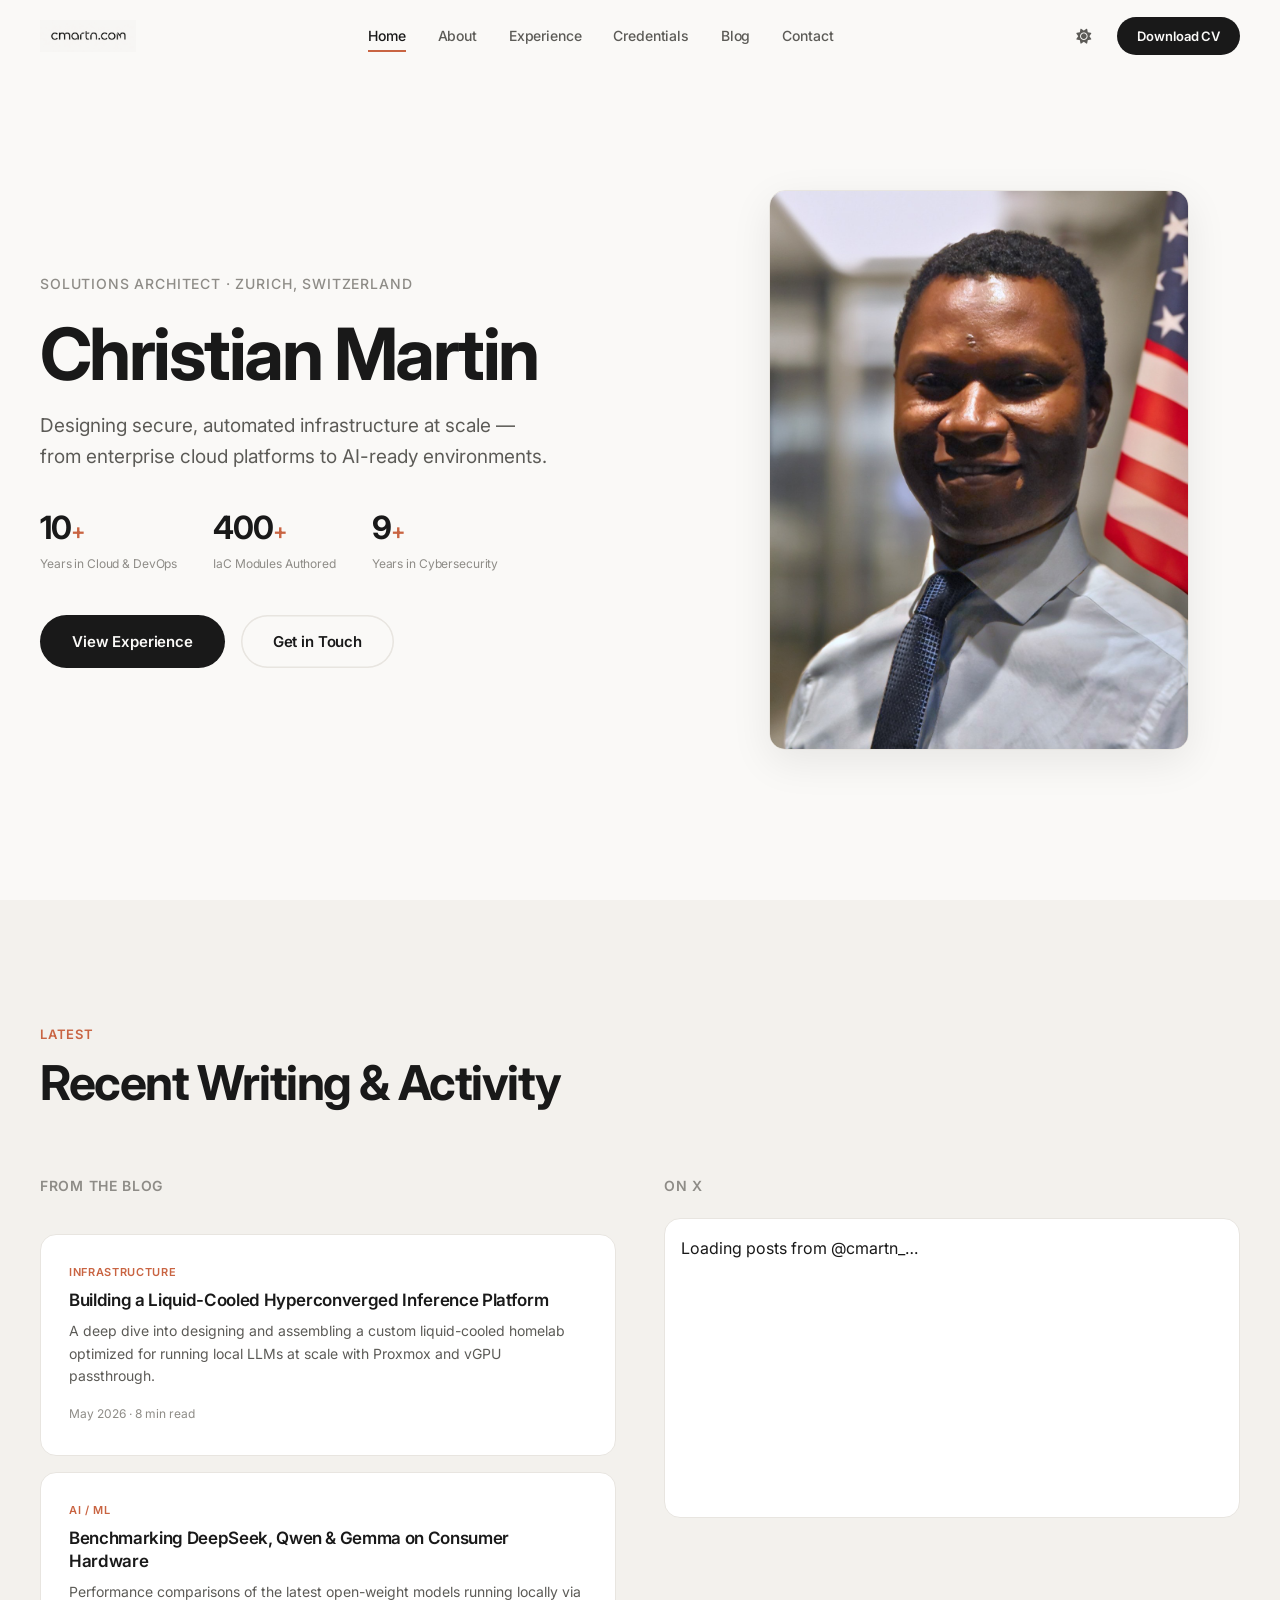
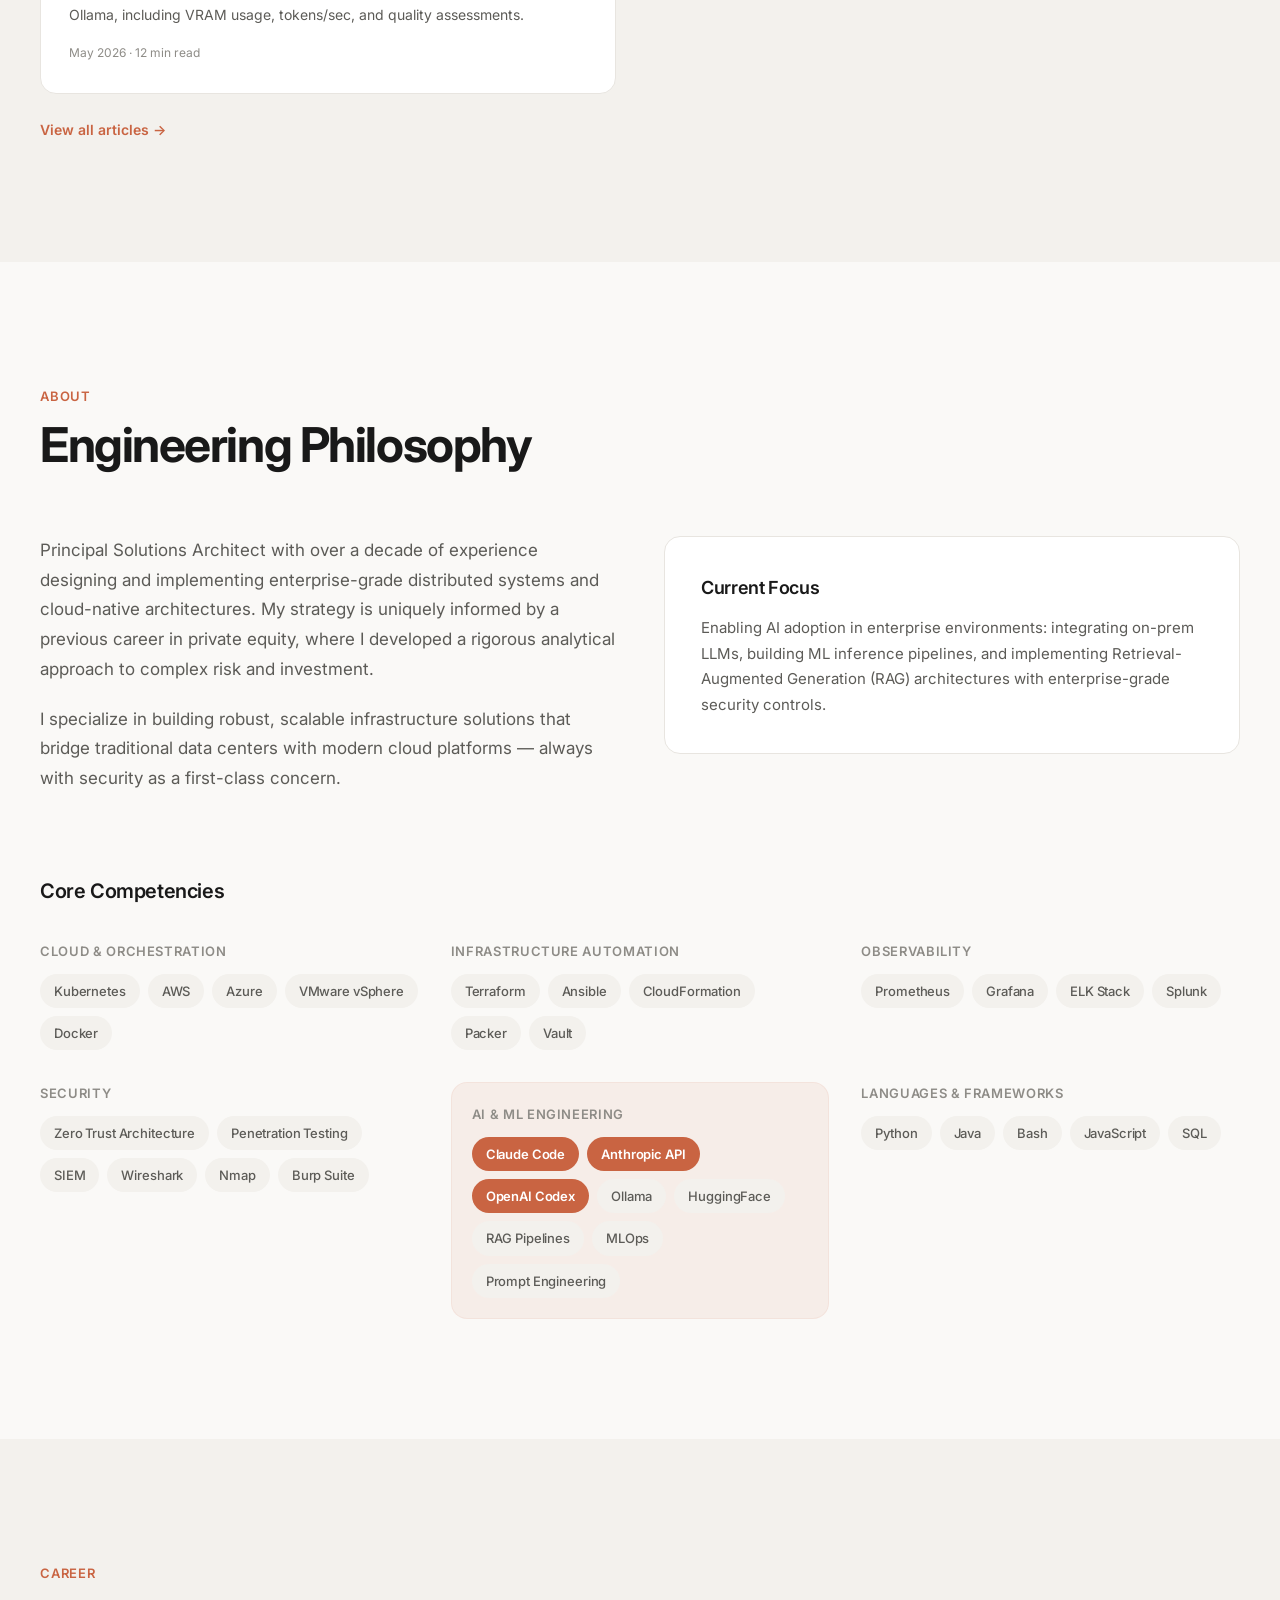
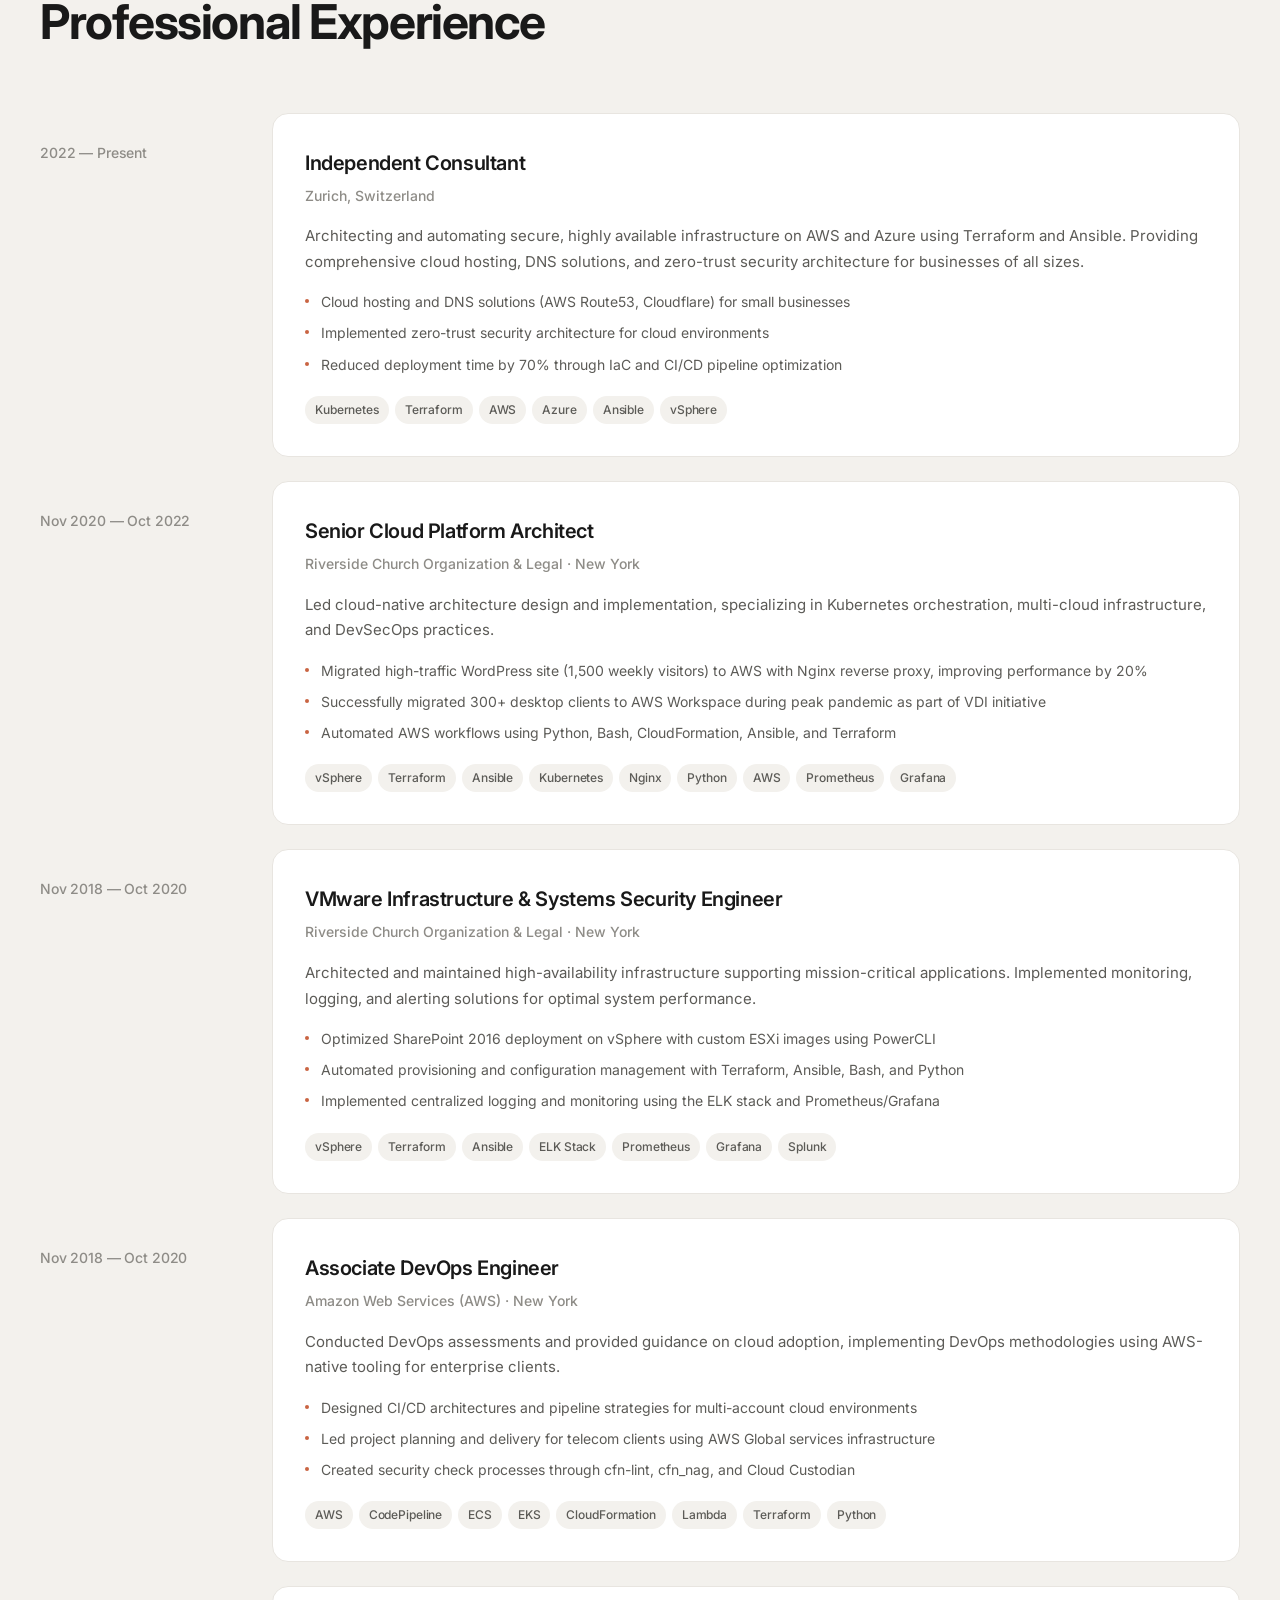
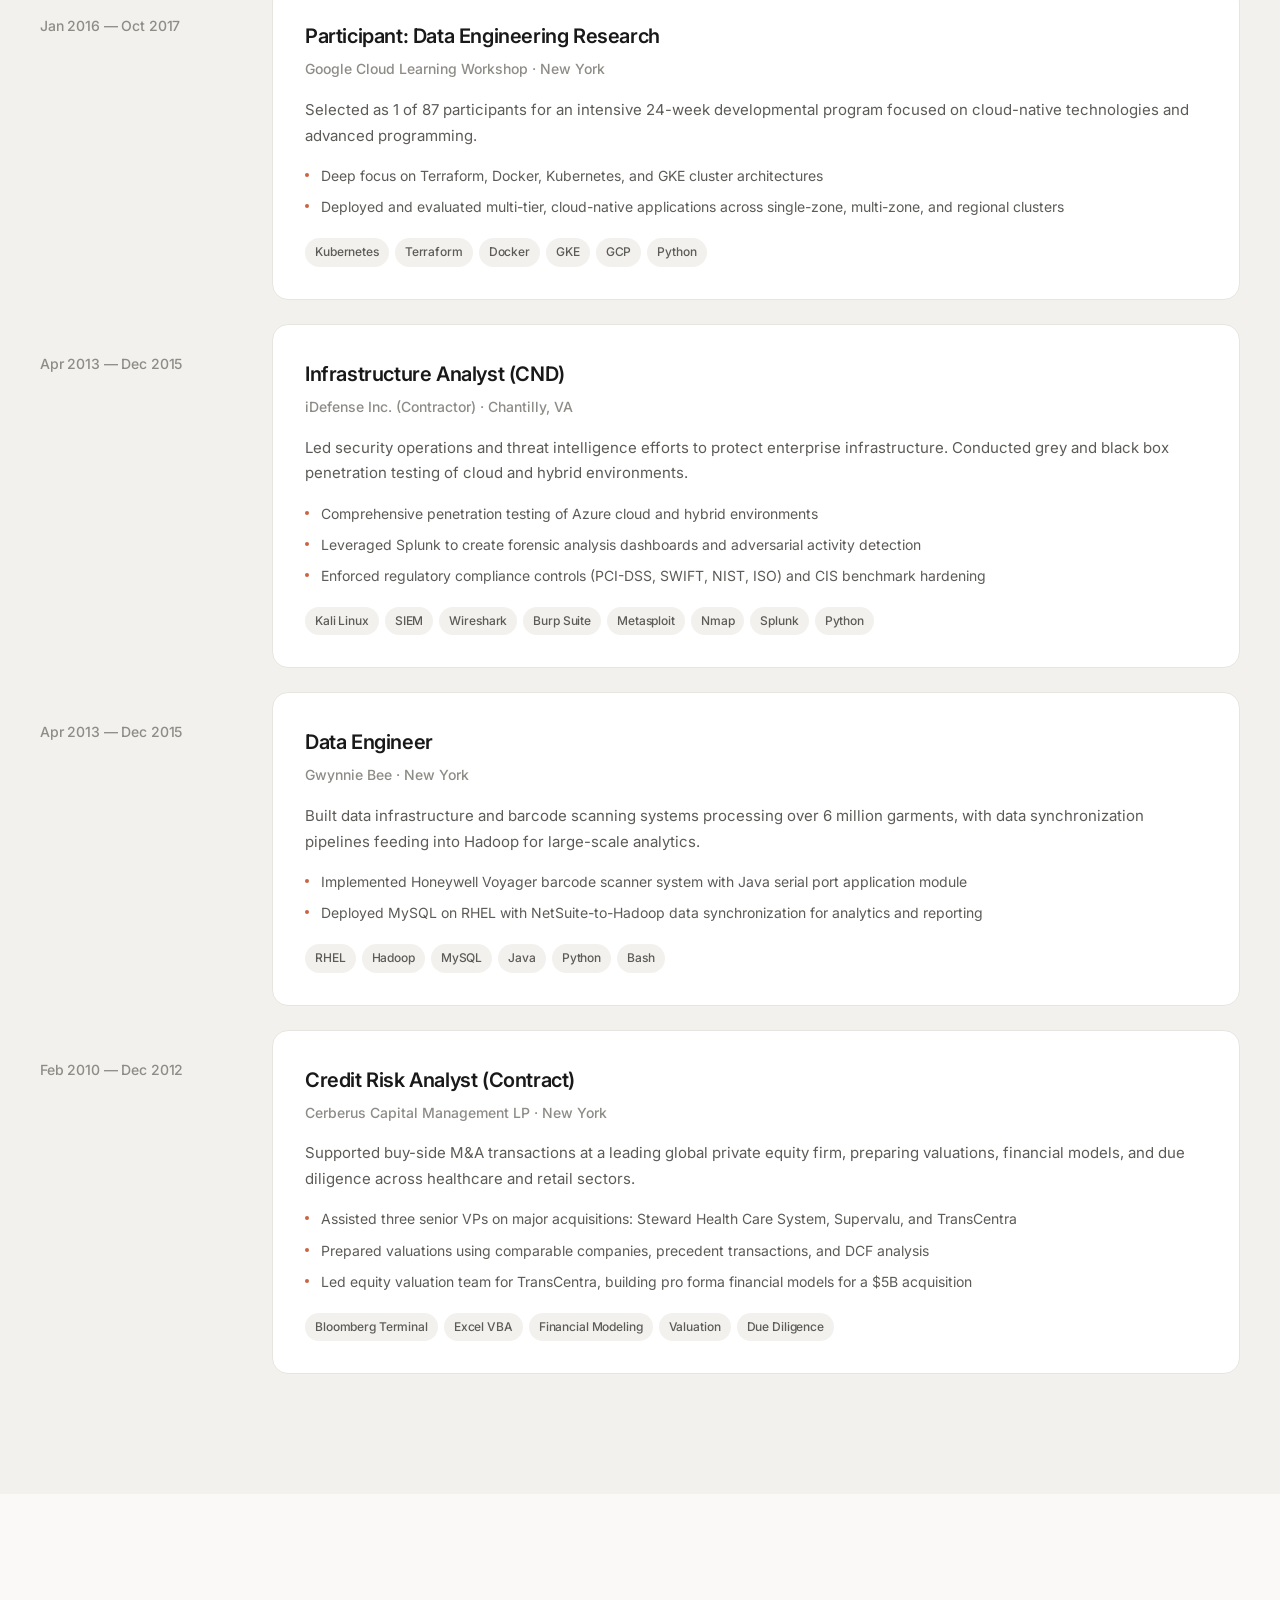
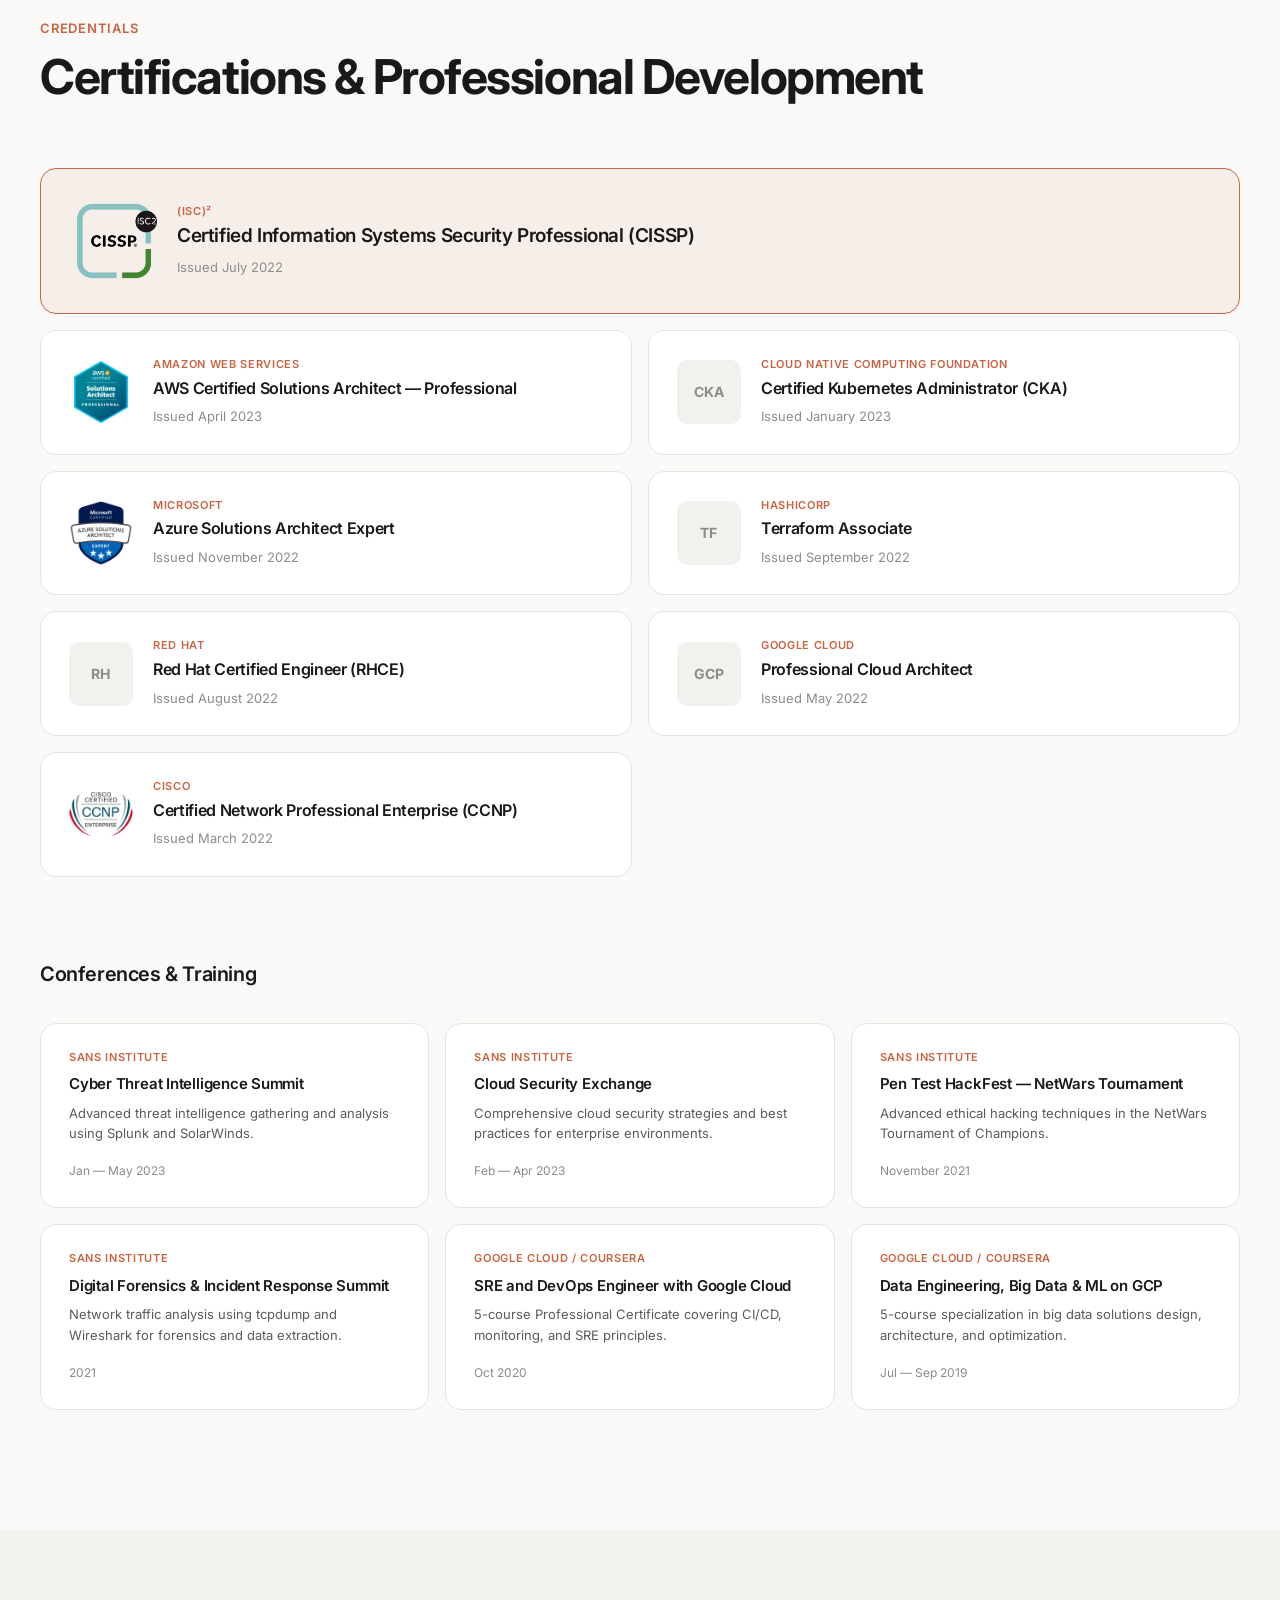
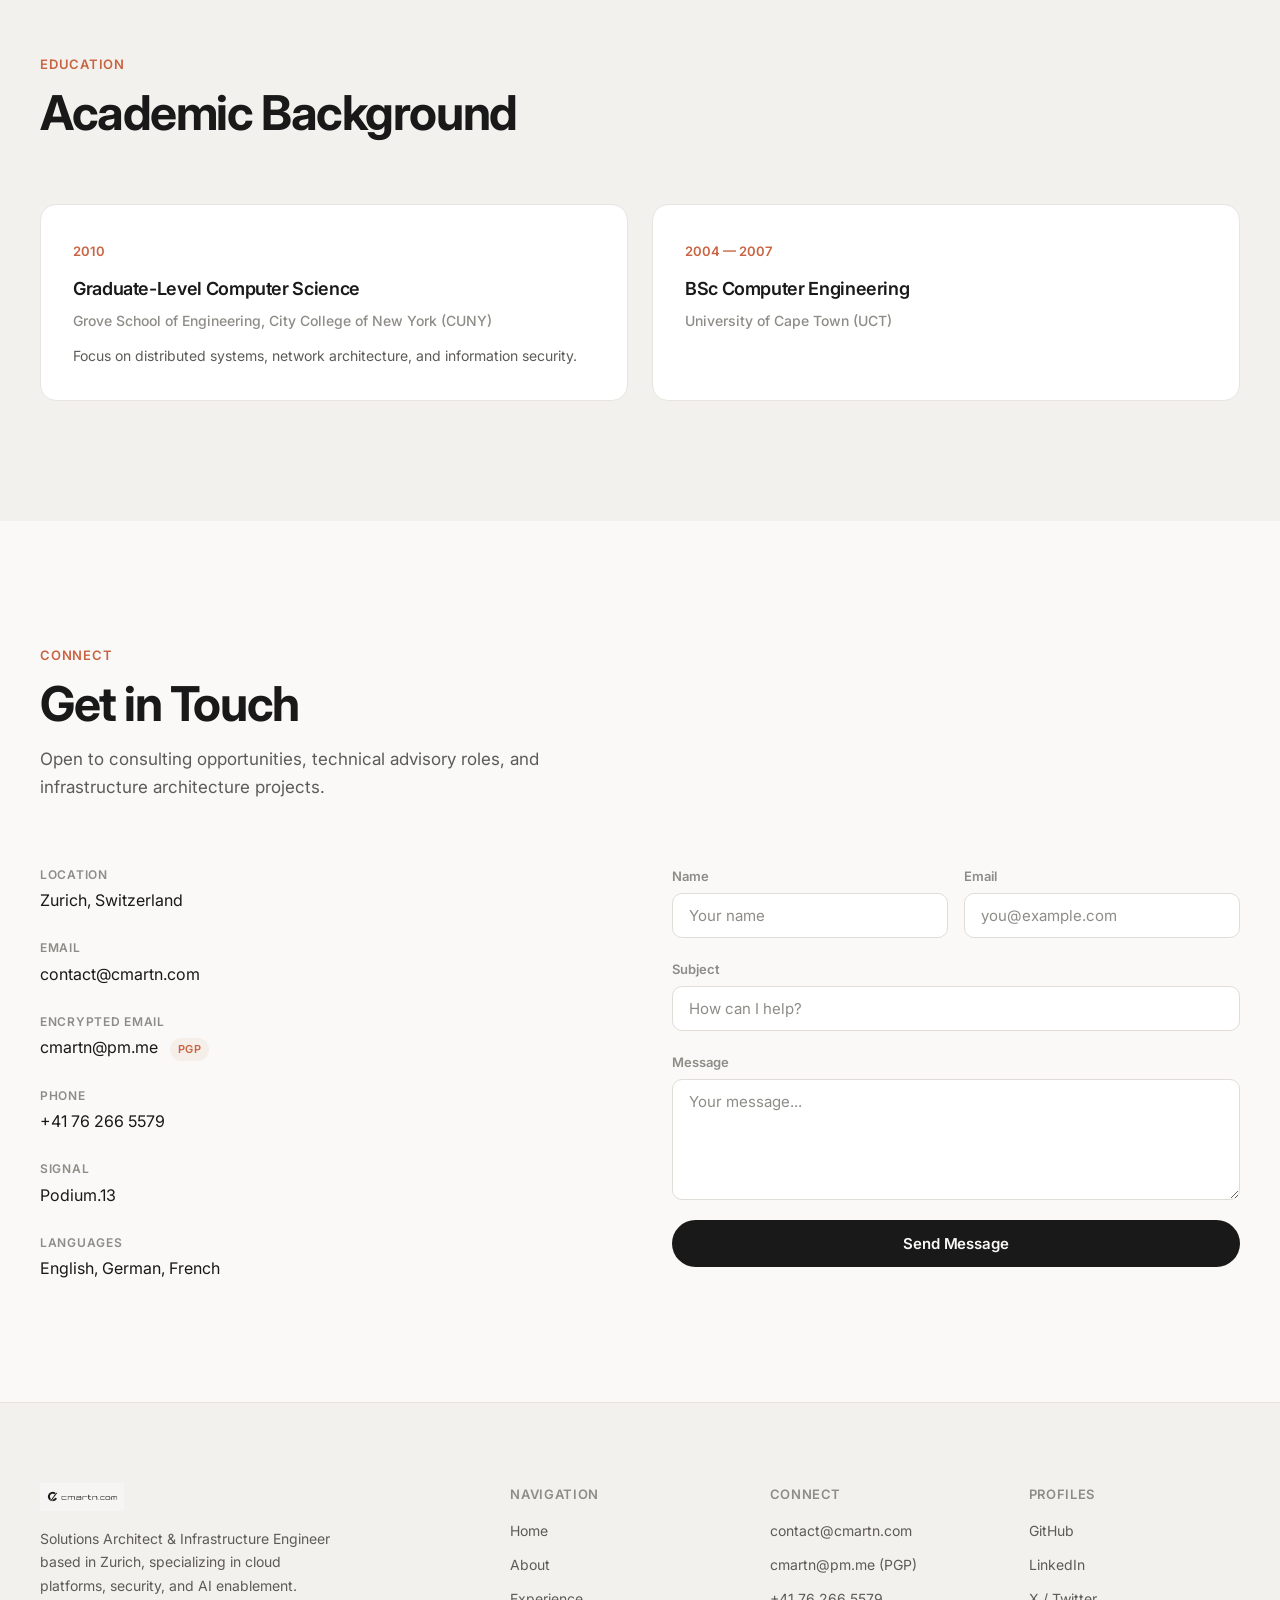
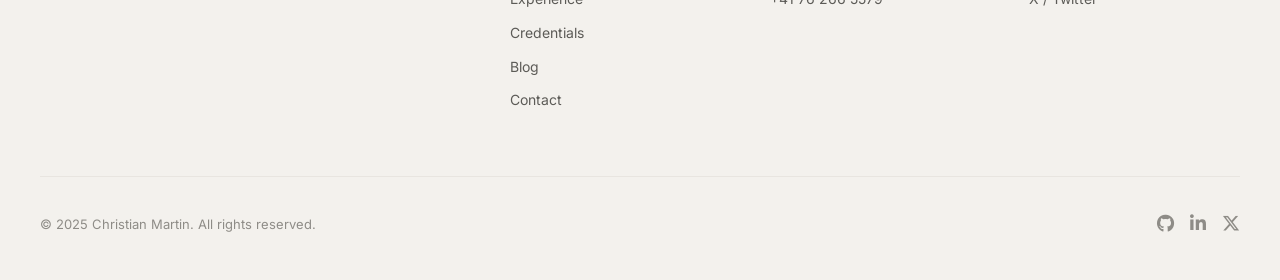
<file: index.html>
<!DOCTYPE html>
<html lang="en" data-theme="light">
<head>
    <meta charset="UTF-8">
    <meta name="viewport" content="width=device-width, initial-scale=1.0">
    <title>Christian Martin — Solutions Architect & Infrastructure Engineer</title>
    <meta name="description" content="Christian Martin — Senior Solutions Architect based in Zurich. Specializing in cloud infrastructure, Kubernetes, cybersecurity, and enterprise AI enablement.">
    <meta property="og:title" content="Christian Martin — Solutions Architect">
    <meta property="og:description" content="Secure, automated, and scalable infrastructure across cloud and on-prem. Kubernetes, DevSecOps, and AI enablement.">
    <meta property="og:type" content="website">
    <meta property="og:image" content="img/brand-3.png">
    <meta name="twitter:card" content="summary_large_image">
    <link rel="icon" type="image/png" href="img/brand-2.png">
    <link rel="preconnect" href="https://fonts.googleapis.com">
    <link rel="preconnect" href="https://fonts.gstatic.com" crossorigin>
    <link href="https://fonts.googleapis.com/css2?family=Inter:wght@400;500;600;700&display=swap" rel="stylesheet">
    <link rel="stylesheet" href="https://cdnjs.cloudflare.com/ajax/libs/font-awesome/6.5.1/css/all.min.css" integrity="sha512-DTOQO9RWCH3ppGqcWaEA1BIZOC6xxalwEsw9c2QQeAIftl+Vegovlnee1c9QX4TctnWMn13TZye+giMm8e2LwA==" crossorigin="anonymous" referrerpolicy="no-referrer">
    <link rel="stylesheet" href="styles/styles.css">
</head>
<body>
    <div class="scroll-progress" id="scrollProgress"></div>

    <nav class="nav" id="nav">
        <div class="nav-container">
            <a class="nav-logo" href="#home" aria-label="Home">
                <img class="logo-full" src="img/brand-3.png" alt="cmartn.com" width="160" height="40">
                <img class="logo-mark" src="img/brand-2.png" alt="cmartn" width="36" height="36">
            </a>
            <div class="nav-links" id="navLinks">
                <a href="#home" class="nav-link active">Home</a>
                <a href="#about" class="nav-link">About</a>
                <a href="#experience" class="nav-link">Experience</a>
                <a href="#certifications" class="nav-link">Credentials</a>
                <a href="blog.html" class="nav-link">Blog</a>
                <a href="#contact" class="nav-link">Contact</a>
            </div>
            <div class="nav-actions">
                <button class="theme-toggle" id="themeToggle" type="button" aria-label="Toggle dark mode">
                    <i class="fa-solid fa-sun theme-icon-light"></i>
                    <i class="fa-solid fa-moon theme-icon-dark"></i>
                </button>
                <a href="img/Christian_Martin_Resume002.pdf" class="nav-cta" download="Christian_Martin_CV.pdf">
                    Download CV
                </a>
            </div>
            <button class="nav-hamburger" id="hamburger" type="button" aria-label="Toggle navigation menu" aria-expanded="false">
                <span></span><span></span><span></span>
            </button>
        </div>
    </nav>

    <div class="mobile-menu" id="mobileMenu">
        <div class="mobile-menu-inner">
            <a href="#home" class="mobile-link">Home</a>
            <a href="#about" class="mobile-link">About</a>
            <a href="#experience" class="mobile-link">Experience</a>
            <a href="#certifications" class="mobile-link">Credentials</a>
            <a href="blog.html" class="mobile-link">Blog</a>
            <a href="#contact" class="mobile-link">Contact</a>
            <div class="mobile-divider"></div>
            <a href="img/Christian_Martin_Resume002.pdf" class="mobile-link" download="Christian_Martin_CV.pdf">Download CV</a>
        </div>
    </div>

    <main>
        <!-- Hero -->
        <section class="hero" id="home">
            <div class="hero-container hero-split">
                <div class="hero-content">
                    <div class="hero-label reveal">Solutions Architect &middot; Zurich, Switzerland</div>
                    <h1 class="hero-title reveal">Christian Martin</h1>
                    <p class="hero-subtitle reveal">
                        Designing secure, automated infrastructure at scale &mdash; from enterprise cloud
                        platforms to AI-ready environments.
                    </p>
                    <div class="hero-stats reveal">
                        <div class="hero-stat">
                            <span class="hero-stat-number" data-count="10">0</span><span class="hero-stat-plus">+</span>
                            <span class="hero-stat-label">Years in Cloud &amp; DevOps</span>
                        </div>
                        <div class="hero-stat">
                            <span class="hero-stat-number" data-count="400">0</span><span class="hero-stat-plus">+</span>
                            <span class="hero-stat-label">IaC Modules Authored</span>
                        </div>
                        <div class="hero-stat">
                            <span class="hero-stat-number" data-count="9">0</span><span class="hero-stat-plus">+</span>
                            <span class="hero-stat-label">Years in Cybersecurity</span>
                        </div>
                    </div>
                    <div class="hero-actions reveal">
                        <a href="#experience" class="btn btn-primary">View Experience</a>
                        <a href="#contact" class="btn btn-outline">Get in Touch</a>
                    </div>
                </div>
                <div class="hero-portrait reveal">
                    <img src="img/IMG_7400_Original.jpeg" alt="Christian Martin" loading="eager">
                </div>
            </div>
        </section>

        <!-- Latest: Articles + X Feed -->
        <section class="section section-alt" id="latest">
            <div class="section-container">
                <div class="section-header reveal">
                    <span class="section-label">Latest</span>
                    <h2 class="section-title">Recent Writing &amp; Activity</h2>
                </div>
                <div class="latest-grid">
                    <div class="latest-articles">
                        <h3 class="latest-subheading">From the Blog</h3>
                        <a href="posts/building-inference-platform.html" class="article-preview reveal">
                            <span class="article-tag">Infrastructure</span>
                            <h4 class="article-title">Building a Liquid-Cooled Hyperconverged Inference Platform</h4>
                            <p class="article-excerpt">
                                A deep dive into designing and assembling a custom liquid-cooled homelab
                                optimized for running local LLMs at scale with Proxmox and vGPU passthrough.
                            </p>
                            <span class="article-meta">May 2026 &middot; 8 min read</span>
                        </a>
                        <a href="posts/benchmarking-local-llms.html" class="article-preview reveal">
                            <span class="article-tag">AI / ML</span>
                            <h4 class="article-title">Benchmarking DeepSeek, Qwen &amp; Gemma on Consumer Hardware</h4>
                            <p class="article-excerpt">
                                Performance comparisons of the latest open-weight models running locally
                                via Ollama, including VRAM usage, tokens/sec, and quality assessments.
                            </p>
                            <span class="article-meta">May 2026 &middot; 12 min read</span>
                        </a>
                        <a href="blog.html" class="view-all-link reveal">View all articles &rarr;</a>
                    </div>
                    <div class="latest-social reveal">
                        <h3 class="latest-subheading">On X</h3>
                        <div class="x-embed-container" id="xEmbed">
                            <a class="twitter-timeline"
                               href="https://twitter.com/cmartn_"
                               data-tweet-limit="3"
                               data-chrome="noheader nofooter noborders transparent"
                               data-dnt="true"
                               data-theme="light">
                               Loading posts from @cmartn_&hellip;
                            </a>
                        </div>
                    </div>
                </div>
            </div>
        </section>

        <!-- About -->
        <section class="section" id="about">
            <div class="section-container">
                <div class="section-header reveal">
                    <span class="section-label">About</span>
                    <h2 class="section-title">Engineering Philosophy</h2>
                </div>
                <div class="about-grid">
                    <div class="about-text reveal">
                        <p>
                            Principal Solutions Architect with over a decade of experience designing and
                            implementing enterprise-grade distributed systems and cloud-native architectures.
                            My strategy is uniquely informed by a previous career in private equity, where I
                            developed a rigorous analytical approach to complex risk and investment.
                        </p>
                        <p>
                            I specialize in building robust, scalable infrastructure solutions that bridge
                            traditional data centers with modern cloud platforms &mdash; always with security
                            as a first-class concern.
                        </p>
                    </div>
                    <div class="about-focus reveal">
                        <div class="focus-card">
                            <h3>Current Focus</h3>
                            <p>
                                Enabling AI adoption in enterprise environments: integrating on-prem LLMs,
                                building ML inference pipelines, and implementing Retrieval-Augmented Generation
                                (RAG) architectures with enterprise-grade security controls.
                            </p>
                        </div>
                    </div>
                </div>

                <div class="skills-section reveal">
                    <h3 class="skills-heading">Core Competencies</h3>
                    <div class="skills-grid">
                        <div class="skill-group">
                            <h4 class="skill-group-title">Cloud &amp; Orchestration</h4>
                            <div class="skill-tags">
                                <span class="skill-tag">Kubernetes</span>
                                <span class="skill-tag">AWS</span>
                                <span class="skill-tag">Azure</span>
                                <span class="skill-tag">VMware vSphere</span>
                                <span class="skill-tag">Docker</span>
                            </div>
                        </div>
                        <div class="skill-group">
                            <h4 class="skill-group-title">Infrastructure Automation</h4>
                            <div class="skill-tags">
                                <span class="skill-tag">Terraform</span>
                                <span class="skill-tag">Ansible</span>
                                <span class="skill-tag">CloudFormation</span>
                                <span class="skill-tag">Packer</span>
                                <span class="skill-tag">Vault</span>
                            </div>
                        </div>
                        <div class="skill-group">
                            <h4 class="skill-group-title">Observability</h4>
                            <div class="skill-tags">
                                <span class="skill-tag">Prometheus</span>
                                <span class="skill-tag">Grafana</span>
                                <span class="skill-tag">ELK Stack</span>
                                <span class="skill-tag">Splunk</span>
                            </div>
                        </div>
                        <div class="skill-group">
                            <h4 class="skill-group-title">Security</h4>
                            <div class="skill-tags">
                                <span class="skill-tag">Zero Trust Architecture</span>
                                <span class="skill-tag">Penetration Testing</span>
                                <span class="skill-tag">SIEM</span>
                                <span class="skill-tag">Wireshark</span>
                                <span class="skill-tag">Nmap</span>
                                <span class="skill-tag">Burp Suite</span>
                            </div>
                        </div>
                        <div class="skill-group skill-group-highlight">
                            <h4 class="skill-group-title">AI &amp; ML Engineering</h4>
                            <div class="skill-tags">
                                <span class="skill-tag skill-tag-accent">Claude Code</span>
                                <span class="skill-tag skill-tag-accent">Anthropic API</span>
                                <span class="skill-tag skill-tag-accent">OpenAI Codex</span>
                                <span class="skill-tag">Ollama</span>
                                <span class="skill-tag">HuggingFace</span>
                                <span class="skill-tag">RAG Pipelines</span>
                                <span class="skill-tag">MLOps</span>
                                <span class="skill-tag">Prompt Engineering</span>
                            </div>
                        </div>
                        <div class="skill-group">
                            <h4 class="skill-group-title">Languages &amp; Frameworks</h4>
                            <div class="skill-tags">
                                <span class="skill-tag">Python</span>
                                <span class="skill-tag">Java</span>
                                <span class="skill-tag">Bash</span>
                                <span class="skill-tag">JavaScript</span>
                                <span class="skill-tag">SQL</span>
                            </div>
                        </div>
                    </div>
                </div>
            </div>
        </section>

        <!-- Experience -->
        <section class="section section-alt" id="experience">
            <div class="section-container">
                <div class="section-header reveal">
                    <span class="section-label">Career</span>
                    <h2 class="section-title">Professional Experience</h2>
                </div>
                <div class="timeline">
                    <div class="timeline-entry reveal">
                        <div class="timeline-date">2022 &mdash; Present</div>
                        <div class="timeline-card">
                            <h3 class="timeline-role">Independent Consultant</h3>
                            <h4 class="timeline-company">Zurich, Switzerland</h4>
                            <p class="timeline-desc">
                                Architecting and automating secure, highly available infrastructure on AWS and Azure
                                using Terraform and Ansible. Providing comprehensive cloud hosting, DNS solutions,
                                and zero-trust security architecture for businesses of all sizes.
                            </p>
                            <ul class="timeline-highlights">
                                <li>Cloud hosting and DNS solutions (AWS Route53, Cloudflare) for small businesses</li>
                                <li>Implemented zero-trust security architecture for cloud environments</li>
                                <li>Reduced deployment time by 70% through IaC and CI/CD pipeline optimization</li>
                            </ul>
                            <div class="timeline-tech">
                                <span>Kubernetes</span><span>Terraform</span><span>AWS</span><span>Azure</span>
                                <span>Ansible</span><span>vSphere</span>
                            </div>
                        </div>
                    </div>

                    <div class="timeline-entry reveal">
                        <div class="timeline-date">Nov 2020 &mdash; Oct 2022</div>
                        <div class="timeline-card">
                            <h3 class="timeline-role">Senior Cloud Platform Architect</h3>
                            <h4 class="timeline-company">Riverside Church Organization &amp; Legal &middot; New York</h4>
                            <p class="timeline-desc">
                                Led cloud-native architecture design and implementation, specializing in Kubernetes
                                orchestration, multi-cloud infrastructure, and DevSecOps practices.
                            </p>
                            <ul class="timeline-highlights">
                                <li>Migrated high-traffic WordPress site (1,500 weekly visitors) to AWS with Nginx reverse proxy, improving performance by 20%</li>
                                <li>Successfully migrated 300+ desktop clients to AWS Workspace during peak pandemic as part of VDI initiative</li>
                                <li>Automated AWS workflows using Python, Bash, CloudFormation, Ansible, and Terraform</li>
                            </ul>
                            <div class="timeline-tech">
                                <span>vSphere</span><span>Terraform</span><span>Ansible</span><span>Kubernetes</span>
                                <span>Nginx</span><span>Python</span><span>AWS</span><span>Prometheus</span><span>Grafana</span>
                            </div>
                        </div>
                    </div>

                    <div class="timeline-entry reveal">
                        <div class="timeline-date">Nov 2018 &mdash; Oct 2020</div>
                        <div class="timeline-card">
                            <h3 class="timeline-role">VMware Infrastructure &amp; Systems Security Engineer</h3>
                            <h4 class="timeline-company">Riverside Church Organization &amp; Legal &middot; New York</h4>
                            <p class="timeline-desc">
                                Architected and maintained high-availability infrastructure supporting mission-critical
                                applications. Implemented monitoring, logging, and alerting solutions for optimal system performance.
                            </p>
                            <ul class="timeline-highlights">
                                <li>Optimized SharePoint 2016 deployment on vSphere with custom ESXi images using PowerCLI</li>
                                <li>Automated provisioning and configuration management with Terraform, Ansible, Bash, and Python</li>
                                <li>Implemented centralized logging and monitoring using the ELK stack and Prometheus/Grafana</li>
                            </ul>
                            <div class="timeline-tech">
                                <span>vSphere</span><span>Terraform</span><span>Ansible</span><span>ELK Stack</span>
                                <span>Prometheus</span><span>Grafana</span><span>Splunk</span>
                            </div>
                        </div>
                    </div>

                    <div class="timeline-entry reveal">
                        <div class="timeline-date">Nov 2018 &mdash; Oct 2020</div>
                        <div class="timeline-card">
                            <h3 class="timeline-role">Associate DevOps Engineer</h3>
                            <h4 class="timeline-company">Amazon Web Services (AWS) &middot; New York</h4>
                            <p class="timeline-desc">
                                Conducted DevOps assessments and provided guidance on cloud adoption, implementing
                                DevOps methodologies using AWS-native tooling for enterprise clients.
                            </p>
                            <ul class="timeline-highlights">
                                <li>Designed CI/CD architectures and pipeline strategies for multi-account cloud environments</li>
                                <li>Led project planning and delivery for telecom clients using AWS Global services infrastructure</li>
                                <li>Created security check processes through cfn-lint, cfn_nag, and Cloud Custodian</li>
                            </ul>
                            <div class="timeline-tech">
                                <span>AWS</span><span>CodePipeline</span><span>ECS</span><span>EKS</span>
                                <span>CloudFormation</span><span>Lambda</span><span>Terraform</span><span>Python</span>
                            </div>
                        </div>
                    </div>

                    <div class="timeline-entry reveal">
                        <div class="timeline-date">Jan 2016 &mdash; Oct 2017</div>
                        <div class="timeline-card">
                            <h3 class="timeline-role">Participant: Data Engineering Research</h3>
                            <h4 class="timeline-company">Google Cloud Learning Workshop &middot; New York</h4>
                            <p class="timeline-desc">
                                Selected as 1 of 87 participants for an intensive 24-week developmental program
                                focused on cloud-native technologies and advanced programming.
                            </p>
                            <ul class="timeline-highlights">
                                <li>Deep focus on Terraform, Docker, Kubernetes, and GKE cluster architectures</li>
                                <li>Deployed and evaluated multi-tier, cloud-native applications across single-zone, multi-zone, and regional clusters</li>
                            </ul>
                            <div class="timeline-tech">
                                <span>Kubernetes</span><span>Terraform</span><span>Docker</span><span>GKE</span>
                                <span>GCP</span><span>Python</span>
                            </div>
                        </div>
                    </div>

                    <div class="timeline-entry reveal">
                        <div class="timeline-date">Apr 2013 &mdash; Dec 2015</div>
                        <div class="timeline-card">
                            <h3 class="timeline-role">Infrastructure Analyst (CND)</h3>
                            <h4 class="timeline-company">iDefense Inc. (Contractor) &middot; Chantilly, VA</h4>
                            <p class="timeline-desc">
                                Led security operations and threat intelligence efforts to protect enterprise
                                infrastructure. Conducted grey and black box penetration testing of cloud and hybrid environments.
                            </p>
                            <ul class="timeline-highlights">
                                <li>Comprehensive penetration testing of Azure cloud and hybrid environments</li>
                                <li>Leveraged Splunk to create forensic analysis dashboards and adversarial activity detection</li>
                                <li>Enforced regulatory compliance controls (PCI-DSS, SWIFT, NIST, ISO) and CIS benchmark hardening</li>
                            </ul>
                            <div class="timeline-tech">
                                <span>Kali Linux</span><span>SIEM</span><span>Wireshark</span><span>Burp Suite</span>
                                <span>Metasploit</span><span>Nmap</span><span>Splunk</span><span>Python</span>
                            </div>
                        </div>
                    </div>

                    <div class="timeline-entry reveal">
                        <div class="timeline-date">Apr 2013 &mdash; Dec 2015</div>
                        <div class="timeline-card">
                            <h3 class="timeline-role">Data Engineer</h3>
                            <h4 class="timeline-company">Gwynnie Bee &middot; New York</h4>
                            <p class="timeline-desc">
                                Built data infrastructure and barcode scanning systems processing over 6 million garments,
                                with data synchronization pipelines feeding into Hadoop for large-scale analytics.
                            </p>
                            <ul class="timeline-highlights">
                                <li>Implemented Honeywell Voyager barcode scanner system with Java serial port application module</li>
                                <li>Deployed MySQL on RHEL with NetSuite-to-Hadoop data synchronization for analytics and reporting</li>
                            </ul>
                            <div class="timeline-tech">
                                <span>RHEL</span><span>Hadoop</span><span>MySQL</span><span>Java</span>
                                <span>Python</span><span>Bash</span>
                            </div>
                        </div>
                    </div>

                    <div class="timeline-entry reveal">
                        <div class="timeline-date">Feb 2010 &mdash; Dec 2012</div>
                        <div class="timeline-card">
                            <h3 class="timeline-role">Credit Risk Analyst (Contract)</h3>
                            <h4 class="timeline-company">Cerberus Capital Management LP &middot; New York</h4>
                            <p class="timeline-desc">
                                Supported buy-side M&amp;A transactions at a leading global private equity firm,
                                preparing valuations, financial models, and due diligence across healthcare and retail sectors.
                            </p>
                            <ul class="timeline-highlights">
                                <li>Assisted three senior VPs on major acquisitions: Steward Health Care System, Supervalu, and TransCentra</li>
                                <li>Prepared valuations using comparable companies, precedent transactions, and DCF analysis</li>
                                <li>Led equity valuation team for TransCentra, building pro forma financial models for a $5B acquisition</li>
                            </ul>
                            <div class="timeline-tech">
                                <span>Bloomberg Terminal</span><span>Excel VBA</span><span>Financial Modeling</span>
                                <span>Valuation</span><span>Due Diligence</span>
                            </div>
                        </div>
                    </div>
                </div>
            </div>
        </section>

        <!-- Certifications -->
        <section class="section" id="certifications">
            <div class="section-container">
                <div class="section-header reveal">
                    <span class="section-label">Credentials</span>
                    <h2 class="section-title">Certifications &amp; Professional Development</h2>
                </div>
                <div class="certs-grid">
                    <!-- CISSP — First and most prominent -->
                    <div class="cert-card cert-card-featured reveal">
                        <div class="cert-badge-img">
                            <img src="img/certified-information-systems-security-professional-cissp.png" alt="CISSP Badge" loading="lazy">
                        </div>
                        <div class="cert-info">
                            <span class="cert-issuer">(ISC)&sup2;</span>
                            <h3 class="cert-name">Certified Information Systems Security Professional (CISSP)</h3>
                            <span class="cert-date">Issued July 2022</span>
                        </div>
                    </div>

                    <div class="cert-card reveal">
                        <div class="cert-badge-img">
                            <img src="img/aws-certified-solutions-architect-professional.png" alt="AWS SA Pro Badge" loading="lazy">
                        </div>
                        <div class="cert-info">
                            <span class="cert-issuer">Amazon Web Services</span>
                            <h3 class="cert-name">AWS Certified Solutions Architect &mdash; Professional</h3>
                            <span class="cert-date">Issued April 2023</span>
                        </div>
                    </div>

                    <div class="cert-card reveal">
                        <div class="cert-badge-img cert-badge-placeholder">
                            <span>CKA</span>
                        </div>
                        <div class="cert-info">
                            <span class="cert-issuer">Cloud Native Computing Foundation</span>
                            <h3 class="cert-name">Certified Kubernetes Administrator (CKA)</h3>
                            <span class="cert-date">Issued January 2023</span>
                        </div>
                    </div>

                    <div class="cert-card reveal">
                        <div class="cert-badge-img">
                            <img src="img/microsoft-certified-azure-solutions-architect-expert.1.png" alt="Azure SA Expert Badge" loading="lazy">
                        </div>
                        <div class="cert-info">
                            <span class="cert-issuer">Microsoft</span>
                            <h3 class="cert-name">Azure Solutions Architect Expert</h3>
                            <span class="cert-date">Issued November 2022</span>
                        </div>
                    </div>

                    <div class="cert-card reveal">
                        <div class="cert-badge-img cert-badge-placeholder">
                            <span>TF</span>
                        </div>
                        <div class="cert-info">
                            <span class="cert-issuer">HashiCorp</span>
                            <h3 class="cert-name">Terraform Associate</h3>
                            <span class="cert-date">Issued September 2022</span>
                        </div>
                    </div>

                    <div class="cert-card reveal">
                        <div class="cert-badge-img cert-badge-placeholder">
                            <span>RH</span>
                        </div>
                        <div class="cert-info">
                            <span class="cert-issuer">Red Hat</span>
                            <h3 class="cert-name">Red Hat Certified Engineer (RHCE)</h3>
                            <span class="cert-date">Issued August 2022</span>
                        </div>
                    </div>

                    <div class="cert-card reveal">
                        <div class="cert-badge-img cert-badge-placeholder">
                            <span>GCP</span>
                        </div>
                        <div class="cert-info">
                            <span class="cert-issuer">Google Cloud</span>
                            <h3 class="cert-name">Professional Cloud Architect</h3>
                            <span class="cert-date">Issued May 2022</span>
                        </div>
                    </div>

                    <div class="cert-card reveal">
                        <div class="cert-badge-img">
                            <img src="img/cisco-certified-network-professional-enterprise-ccnp-enterprise.png" alt="CCNP Badge" loading="lazy">
                        </div>
                        <div class="cert-info">
                            <span class="cert-issuer">Cisco</span>
                            <h3 class="cert-name">Certified Network Professional Enterprise (CCNP)</h3>
                            <span class="cert-date">Issued March 2022</span>
                        </div>
                    </div>
                </div>

                <div class="training-section reveal">
                    <h3 class="training-heading">Conferences &amp; Training</h3>
                    <div class="training-grid">
                        <div class="training-card">
                            <span class="training-org">SANS Institute</span>
                            <h4>Cyber Threat Intelligence Summit</h4>
                            <p>Advanced threat intelligence gathering and analysis using Splunk and SolarWinds.</p>
                            <span class="training-date">Jan &mdash; May 2023</span>
                        </div>
                        <div class="training-card">
                            <span class="training-org">SANS Institute</span>
                            <h4>Cloud Security Exchange</h4>
                            <p>Comprehensive cloud security strategies and best practices for enterprise environments.</p>
                            <span class="training-date">Feb &mdash; Apr 2023</span>
                        </div>
                        <div class="training-card">
                            <span class="training-org">SANS Institute</span>
                            <h4>Pen Test HackFest &mdash; NetWars Tournament</h4>
                            <p>Advanced ethical hacking techniques in the NetWars Tournament of Champions.</p>
                            <span class="training-date">November 2021</span>
                        </div>
                        <div class="training-card">
                            <span class="training-org">SANS Institute</span>
                            <h4>Digital Forensics &amp; Incident Response Summit</h4>
                            <p>Network traffic analysis using tcpdump and Wireshark for forensics and data extraction.</p>
                            <span class="training-date">2021</span>
                        </div>
                        <div class="training-card">
                            <span class="training-org">Google Cloud / Coursera</span>
                            <h4>SRE and DevOps Engineer with Google Cloud</h4>
                            <p>5-course Professional Certificate covering CI/CD, monitoring, and SRE principles.</p>
                            <span class="training-date">Oct 2020</span>
                        </div>
                        <div class="training-card">
                            <span class="training-org">Google Cloud / Coursera</span>
                            <h4>Data Engineering, Big Data &amp; ML on GCP</h4>
                            <p>5-course specialization in big data solutions design, architecture, and optimization.</p>
                            <span class="training-date">Jul &mdash; Sep 2019</span>
                        </div>
                    </div>
                </div>
            </div>
        </section>

        <!-- Education -->
        <section class="section section-alt" id="education">
            <div class="section-container">
                <div class="section-header reveal">
                    <span class="section-label">Education</span>
                    <h2 class="section-title">Academic Background</h2>
                </div>
                <div class="edu-grid">
                    <div class="edu-card reveal">
                        <span class="edu-year">2010</span>
                        <h3>Graduate-Level Computer Science</h3>
                        <h4>Grove School of Engineering, City College of New York (CUNY)</h4>
                        <p>Focus on distributed systems, network architecture, and information security.</p>
                    </div>
                    <div class="edu-card reveal">
                        <span class="edu-year">2004 &mdash; 2007</span>
                        <h3>BSc Computer Engineering</h3>
                        <h4>University of Cape Town (UCT)</h4>
                    </div>
                </div>
            </div>
        </section>

        <!-- Contact -->
        <section class="section" id="contact">
            <div class="section-container">
                <div class="section-header reveal">
                    <span class="section-label">Connect</span>
                    <h2 class="section-title">Get in Touch</h2>
                    <p class="section-desc">
                        Open to consulting opportunities, technical advisory roles, and infrastructure architecture projects.
                    </p>
                </div>
                <div class="contact-grid">
                    <div class="contact-info reveal">
                        <div class="contact-item">
                            <span class="contact-label">Location</span>
                            <span class="contact-value">Zurich, Switzerland</span>
                        </div>
                        <div class="contact-item">
                            <span class="contact-label">Email</span>
                            <a href="mailto:contact@cmartn.com" class="contact-value contact-link">contact@cmartn.com</a>
                        </div>
                        <div class="contact-item">
                            <span class="contact-label">Encrypted Email</span>
                            <span class="contact-value">
                                <a href="mailto:cmartn@pm.me" class="contact-link">cmartn@pm.me</a>
                                <a href="https://keys.openpgp.org/search?q=cmartn%40proton.me" class="pgp-badge" target="_blank" rel="noopener noreferrer">PGP</a>
                            </span>
                        </div>
                        <div class="contact-item">
                            <span class="contact-label">Phone</span>
                            <a href="tel:+41762665579" class="contact-value contact-link">+41 76 266 5579</a>
                        </div>
                        <div class="contact-item">
                            <span class="contact-label">Signal</span>
                            <span class="contact-value">Podium.13</span>
                        </div>
                        <div class="contact-item">
                            <span class="contact-label">Languages</span>
                            <span class="contact-value">English, German, French</span>
                        </div>
                    </div>
                    <div class="contact-form-wrap reveal">
                        <form class="contact-form" id="contactForm">
                            <div class="form-row">
                                <div class="form-group">
                                    <label for="name">Name</label>
                                    <input type="text" id="name" name="name" required placeholder="Your name">
                                </div>
                                <div class="form-group">
                                    <label for="email">Email</label>
                                    <input type="email" id="email" name="email" required placeholder="you@example.com">
                                </div>
                            </div>
                            <div class="form-group">
                                <label for="subject">Subject</label>
                                <input type="text" id="subject" name="subject" placeholder="How can I help?">
                            </div>
                            <div class="form-group">
                                <label for="message">Message</label>
                                <textarea id="message" name="message" rows="5" required placeholder="Your message..."></textarea>
                            </div>
                            <button type="submit" class="btn btn-primary btn-full">Send Message</button>
                        </form>
                    </div>
                </div>
            </div>
        </section>
    </main>

    <footer class="footer">
        <div class="footer-container">
            <div class="footer-grid">
                <div class="footer-brand">
                    <img src="img/brand-1.png" alt="cmartn.com" class="footer-logo" width="180" height="45">
                    <p class="footer-tagline">
                        Solutions Architect &amp; Infrastructure Engineer based in Zurich,
                        specializing in cloud platforms, security, and AI enablement.
                    </p>
                </div>
                <div class="footer-col">
                    <h4>Navigation</h4>
                    <a href="#home">Home</a>
                    <a href="#about">About</a>
                    <a href="#experience">Experience</a>
                    <a href="#certifications">Credentials</a>
                    <a href="blog.html">Blog</a>
                    <a href="#contact">Contact</a>
                </div>
                <div class="footer-col">
                    <h4>Connect</h4>
                    <a href="mailto:contact@cmartn.com">contact@cmartn.com</a>
                    <a href="mailto:cmartn@pm.me">cmartn@pm.me (PGP)</a>
                    <a href="tel:+41762665579">+41 76 266 5579</a>
                </div>
                <div class="footer-col">
                    <h4>Profiles</h4>
                    <a href="https://github.com/cmartinio" target="_blank" rel="noopener noreferrer">GitHub</a>
                    <a href="https://linkedin.com/in/cmartinio" target="_blank" rel="noopener noreferrer">LinkedIn</a>
                    <a href="https://twitter.com/cmartn_" target="_blank" rel="noopener noreferrer">X / Twitter</a>
                </div>
            </div>
            <div class="footer-bottom">
                <span>&copy; 2025 Christian Martin. All rights reserved.</span>
                <div class="footer-social">
                    <a href="https://github.com/cmartinio" target="_blank" rel="noopener noreferrer" aria-label="GitHub"><i class="fa-brands fa-github"></i></a>
                    <a href="https://linkedin.com/in/cmartinio" target="_blank" rel="noopener noreferrer" aria-label="LinkedIn"><i class="fa-brands fa-linkedin-in"></i></a>
                    <a href="https://twitter.com/cmartn_" target="_blank" rel="noopener noreferrer" aria-label="X"><i class="fa-brands fa-x-twitter"></i></a>
                </div>
            </div>
        </div>
    </footer>

    <button class="back-to-top" id="backToTop" type="button" aria-label="Back to top">
        <i class="fa-solid fa-arrow-up"></i>
    </button>

    <script async src="https://platform.twitter.com/widgets.js" charset="utf-8"></script>
    <script src="app.js"></script>
</body>
</html>
</file>
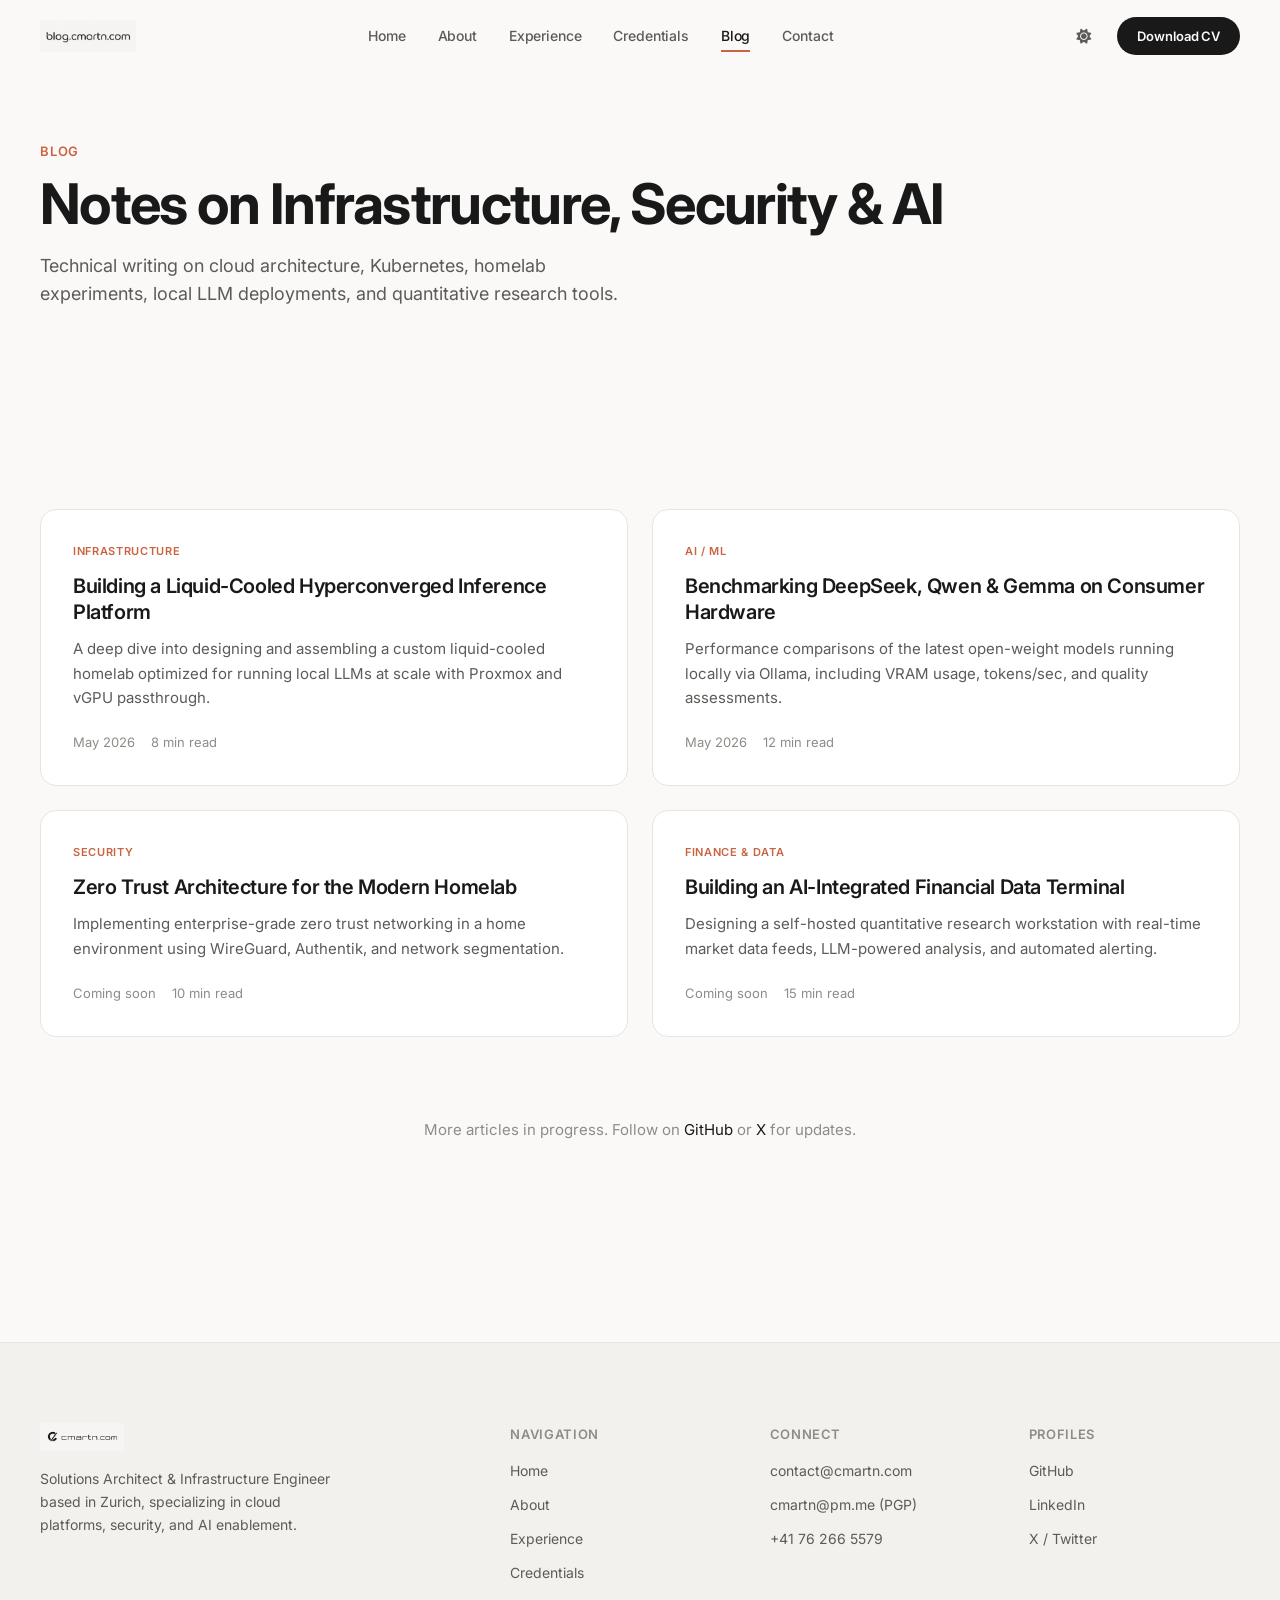
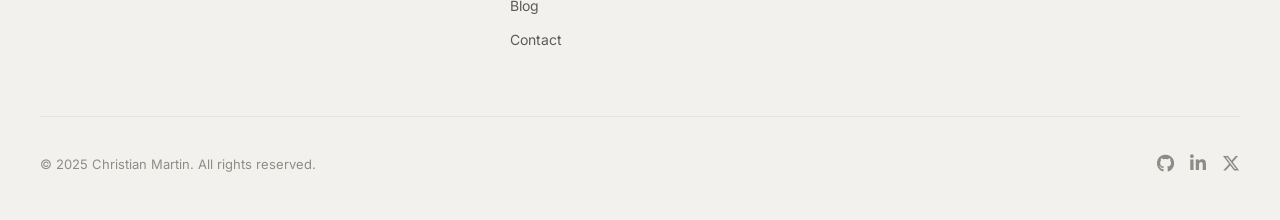
<file: blog.html>
<!DOCTYPE html>
<html lang="en" data-theme="light">
<head>
    <meta charset="UTF-8">
    <meta name="viewport" content="width=device-width, initial-scale=1.0">
    <title>Blog — Christian Martin</title>
    <meta name="description" content="Technical writing on cloud infrastructure, Kubernetes, cybersecurity, homelabs, and AI/ML engineering by Christian Martin.">
    <link rel="icon" type="image/png" href="img/brand-2.png">
    <link rel="preconnect" href="https://fonts.googleapis.com">
    <link rel="preconnect" href="https://fonts.gstatic.com" crossorigin>
    <link href="https://fonts.googleapis.com/css2?family=Inter:wght@400;500;600;700&display=swap" rel="stylesheet">
    <link rel="stylesheet" href="https://cdnjs.cloudflare.com/ajax/libs/font-awesome/6.5.1/css/all.min.css" integrity="sha512-DTOQO9RWCH3ppGqcWaEA1BIZOC6xxalwEsw9c2QQeAIftl+Vegovlnee1c9QX4TctnWMn13TZye+giMm8e2LwA==" crossorigin="anonymous" referrerpolicy="no-referrer">
    <link rel="stylesheet" href="styles/styles.css">
</head>
<body>
    <div class="scroll-progress" id="scrollProgress"></div>

    <nav class="nav scrolled" id="nav">
        <div class="nav-container">
            <a class="nav-logo" href="index.html" aria-label="Home">
                <img class="logo-full" src="img/brand-4.png" alt="blog.cmartn.com" width="200" height="40">
                <img class="logo-mark" src="img/brand-2.png" alt="cmartn" width="36" height="36">
            </a>
            <div class="nav-links" id="navLinks">
                <a href="index.html" class="nav-link">Home</a>
                <a href="index.html#about" class="nav-link">About</a>
                <a href="index.html#experience" class="nav-link">Experience</a>
                <a href="index.html#certifications" class="nav-link">Credentials</a>
                <a href="blog.html" class="nav-link active">Blog</a>
                <a href="index.html#contact" class="nav-link">Contact</a>
            </div>
            <div class="nav-actions">
                <button class="theme-toggle" id="themeToggle" type="button" aria-label="Toggle dark mode">
                    <i class="fa-solid fa-sun theme-icon-light"></i>
                    <i class="fa-solid fa-moon theme-icon-dark"></i>
                </button>
                <a href="img/Christian_Martin_Resume002.pdf" class="nav-cta" download="Christian_Martin_CV.pdf">
                    Download CV
                </a>
            </div>
            <button class="nav-hamburger" id="hamburger" type="button" aria-label="Toggle navigation menu" aria-expanded="false">
                <span></span><span></span><span></span>
            </button>
        </div>
    </nav>

    <div class="mobile-menu" id="mobileMenu">
        <div class="mobile-menu-inner">
            <a href="index.html" class="mobile-link">Home</a>
            <a href="index.html#about" class="mobile-link">About</a>
            <a href="index.html#experience" class="mobile-link">Experience</a>
            <a href="index.html#certifications" class="mobile-link">Credentials</a>
            <a href="blog.html" class="mobile-link">Blog</a>
            <a href="index.html#contact" class="mobile-link">Contact</a>
        </div>
    </div>

    <main>
        <section class="blog-hero">
            <div class="blog-hero-container">
                <div class="blog-hero-label reveal">Blog</div>
                <h1 class="blog-hero-title reveal">Notes on Infrastructure, Security &amp; AI</h1>
                <p class="blog-hero-desc reveal">
                    Technical writing on cloud architecture, Kubernetes, homelab experiments,
                    local LLM deployments, and quantitative research tools.
                </p>
            </div>
        </section>

        <section class="section">
            <div class="section-container">
                <div class="blog-grid">
                    <a href="posts/building-inference-platform.html" class="blog-card reveal">
                        <span class="blog-card-tag">Infrastructure</span>
                        <h2 class="blog-card-title">Building a Liquid-Cooled Hyperconverged Inference Platform</h2>
                        <p class="blog-card-excerpt">
                            A deep dive into designing and assembling a custom liquid-cooled homelab
                            optimized for running local LLMs at scale with Proxmox and vGPU passthrough.
                        </p>
                        <div class="blog-card-meta">
                            <span>May 2026</span>
                            <span>8 min read</span>
                        </div>
                    </a>

                    <a href="posts/benchmarking-local-llms.html" class="blog-card reveal">
                        <span class="blog-card-tag">AI / ML</span>
                        <h2 class="blog-card-title">Benchmarking DeepSeek, Qwen &amp; Gemma on Consumer Hardware</h2>
                        <p class="blog-card-excerpt">
                            Performance comparisons of the latest open-weight models running locally
                            via Ollama, including VRAM usage, tokens/sec, and quality assessments.
                        </p>
                        <div class="blog-card-meta">
                            <span>May 2026</span>
                            <span>12 min read</span>
                        </div>
                    </a>

                    <a href="#" class="blog-card reveal">
                        <span class="blog-card-tag">Security</span>
                        <h2 class="blog-card-title">Zero Trust Architecture for the Modern Homelab</h2>
                        <p class="blog-card-excerpt">
                            Implementing enterprise-grade zero trust networking in a home environment
                            using WireGuard, Authentik, and network segmentation.
                        </p>
                        <div class="blog-card-meta">
                            <span>Coming soon</span>
                            <span>10 min read</span>
                        </div>
                    </a>

                    <a href="#" class="blog-card reveal">
                        <span class="blog-card-tag">Finance &amp; Data</span>
                        <h2 class="blog-card-title">Building an AI-Integrated Financial Data Terminal</h2>
                        <p class="blog-card-excerpt">
                            Designing a self-hosted quantitative research workstation with real-time
                            market data feeds, LLM-powered analysis, and automated alerting.
                        </p>
                        <div class="blog-card-meta">
                            <span>Coming soon</span>
                            <span>15 min read</span>
                        </div>
                    </a>
                </div>

                <p class="blog-coming-soon">
                    More articles in progress. Follow on
                    <a href="https://github.com/cmartinio" class="contact-link" target="_blank" rel="noopener noreferrer">GitHub</a>
                    or <a href="https://twitter.com/cmartn_" class="contact-link" target="_blank" rel="noopener noreferrer">X</a>
                    for updates.
                </p>
            </div>
        </section>
    </main>

    <footer class="footer">
        <div class="footer-container">
            <div class="footer-grid">
                <div class="footer-brand">
                    <img src="img/brand-1.png" alt="cmartn.com" class="footer-logo" width="180" height="45">
                    <p class="footer-tagline">
                        Solutions Architect &amp; Infrastructure Engineer based in Zurich,
                        specializing in cloud platforms, security, and AI enablement.
                    </p>
                </div>
                <div class="footer-col">
                    <h4>Navigation</h4>
                    <a href="index.html">Home</a>
                    <a href="index.html#about">About</a>
                    <a href="index.html#experience">Experience</a>
                    <a href="index.html#certifications">Credentials</a>
                    <a href="blog.html">Blog</a>
                    <a href="index.html#contact">Contact</a>
                </div>
                <div class="footer-col">
                    <h4>Connect</h4>
                    <a href="mailto:contact@cmartn.com">contact@cmartn.com</a>
                    <a href="mailto:cmartn@pm.me">cmartn@pm.me (PGP)</a>
                    <a href="tel:+41762665579">+41 76 266 5579</a>
                </div>
                <div class="footer-col">
                    <h4>Profiles</h4>
                    <a href="https://github.com/cmartinio" target="_blank" rel="noopener noreferrer">GitHub</a>
                    <a href="https://linkedin.com/in/cmartinio" target="_blank" rel="noopener noreferrer">LinkedIn</a>
                    <a href="https://twitter.com/cmartn_" target="_blank" rel="noopener noreferrer">X / Twitter</a>
                </div>
            </div>
            <div class="footer-bottom">
                <span>&copy; 2025 Christian Martin. All rights reserved.</span>
                <div class="footer-social">
                    <a href="https://github.com/cmartinio" target="_blank" rel="noopener noreferrer" aria-label="GitHub"><i class="fa-brands fa-github"></i></a>
                    <a href="https://linkedin.com/in/cmartinio" target="_blank" rel="noopener noreferrer" aria-label="LinkedIn"><i class="fa-brands fa-linkedin-in"></i></a>
                    <a href="https://twitter.com/cmartn_" target="_blank" rel="noopener noreferrer" aria-label="X"><i class="fa-brands fa-x-twitter"></i></a>
                </div>
            </div>
        </div>
    </footer>

    <button class="back-to-top" id="backToTop" type="button" aria-label="Back to top">
        <i class="fa-solid fa-arrow-up"></i>
    </button>

    <script src="app.js"></script>
</body>
</html>
</file>
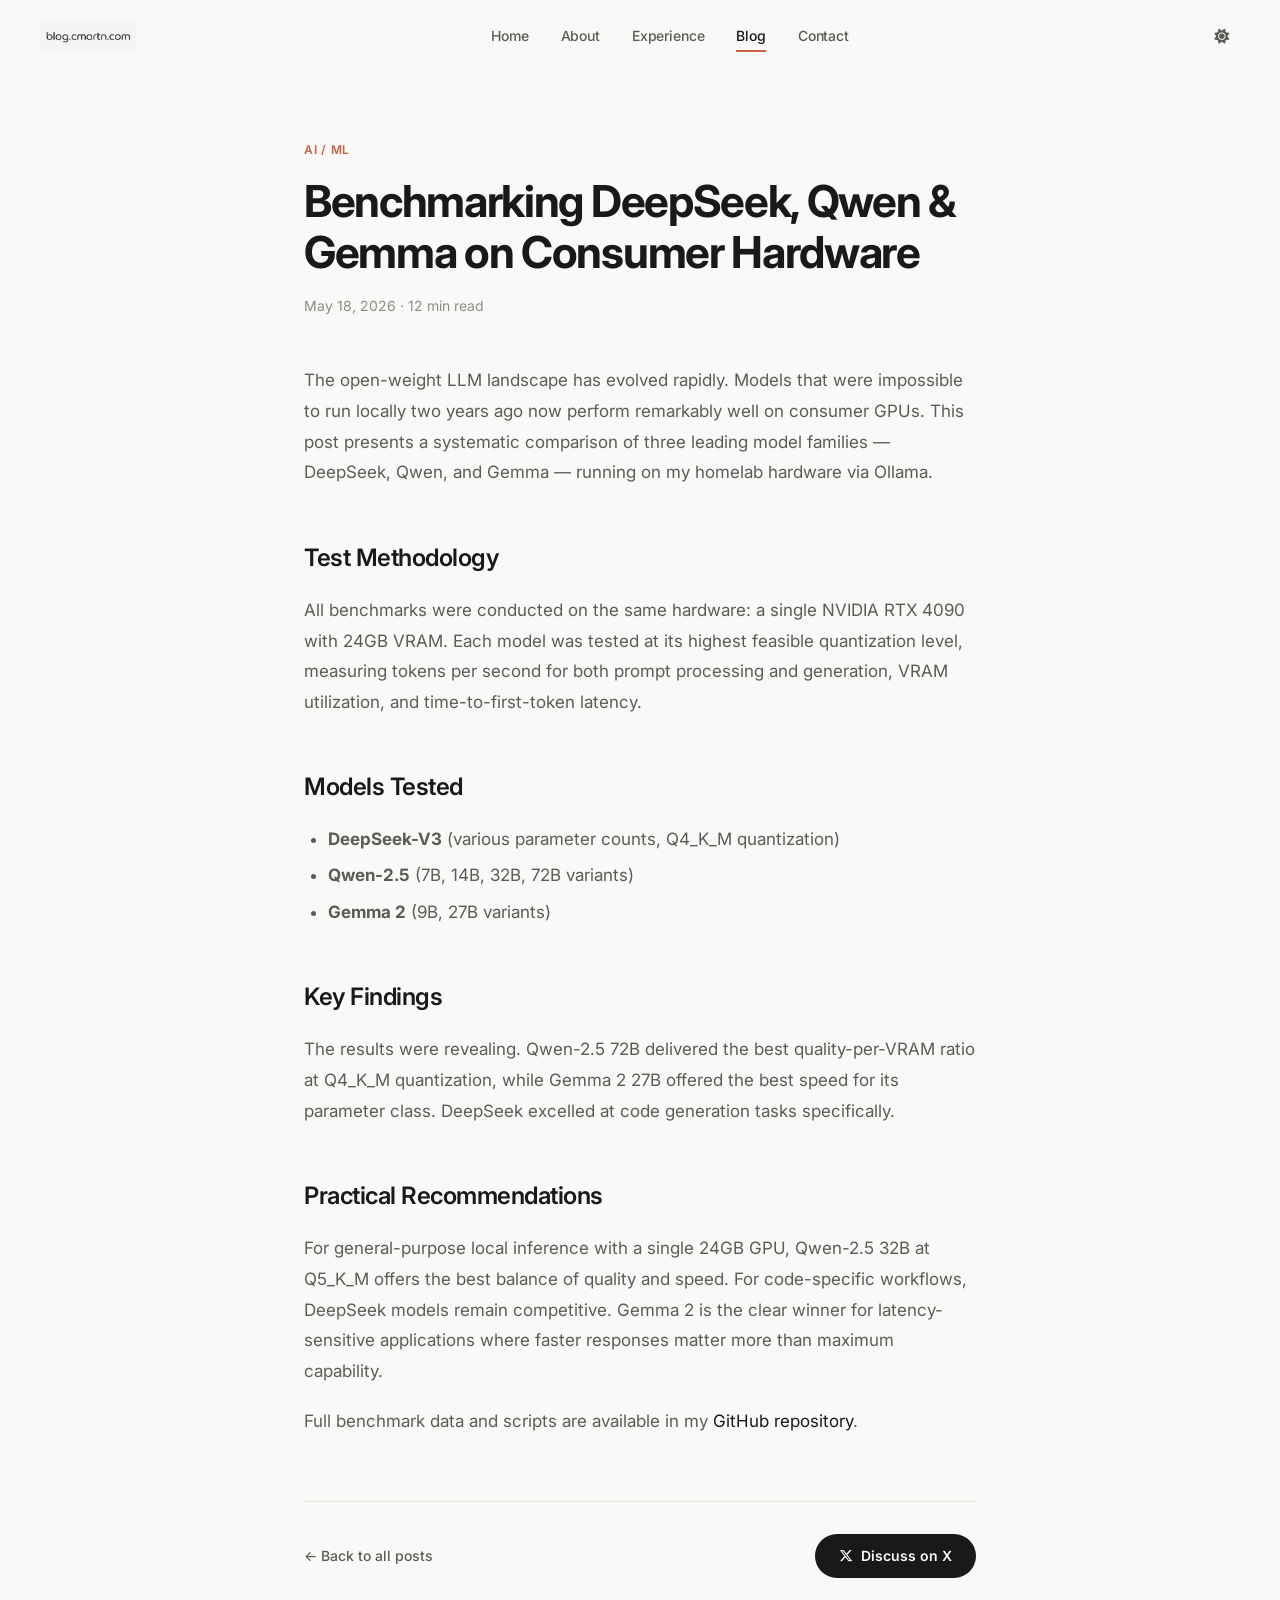
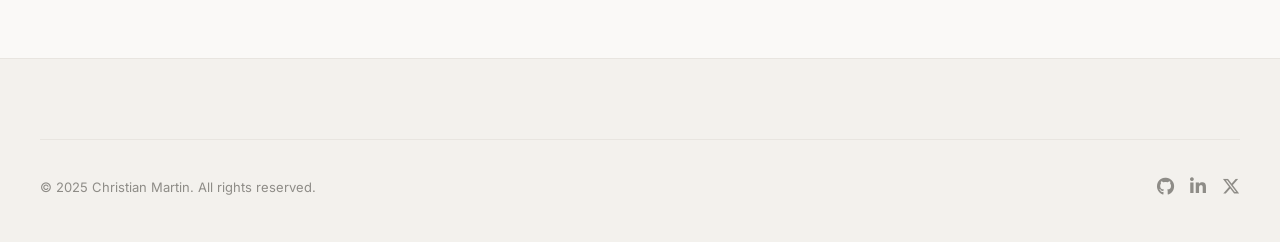
<file: posts/benchmarking-local-llms.html>
<!DOCTYPE html>
<html lang="en" data-theme="light">
<head>
    <meta charset="UTF-8">
    <meta name="viewport" content="width=device-width, initial-scale=1.0">
    <title>Benchmarking DeepSeek, Qwen & Gemma on Consumer Hardware — Christian Martin</title>
    <meta name="description" content="Performance comparisons of the latest open-weight LLMs running locally via Ollama.">
    <meta property="og:title" content="Benchmarking DeepSeek, Qwen & Gemma on Consumer Hardware">
    <meta property="og:type" content="article">
    <link rel="icon" type="image/png" href="../img/brand-2.png">
    <link rel="preconnect" href="https://fonts.googleapis.com">
    <link rel="preconnect" href="https://fonts.gstatic.com" crossorigin>
    <link href="https://fonts.googleapis.com/css2?family=Inter:wght@400;500;600;700&display=swap" rel="stylesheet">
    <link rel="stylesheet" href="https://cdnjs.cloudflare.com/ajax/libs/font-awesome/6.5.1/css/all.min.css" integrity="sha512-DTOQO9RWCH3ppGqcWaEA1BIZOC6xxalwEsw9c2QQeAIftl+Vegovlnee1c9QX4TctnWMn13TZye+giMm8e2LwA==" crossorigin="anonymous" referrerpolicy="no-referrer">
    <link rel="stylesheet" href="../styles/styles.css">
</head>
<body>
    <nav class="nav scrolled" id="nav">
        <div class="nav-container">
            <a class="nav-logo" href="../blog.html" aria-label="Blog">
                <img class="logo-full" src="../img/brand-4.png" alt="blog.cmartn.com" width="200" height="40">
                <img class="logo-mark" src="../img/brand-2.png" alt="cmartn" width="36" height="36">
            </a>
            <div class="nav-links">
                <a href="../index.html" class="nav-link">Home</a>
                <a href="../index.html#about" class="nav-link">About</a>
                <a href="../index.html#experience" class="nav-link">Experience</a>
                <a href="../blog.html" class="nav-link active">Blog</a>
                <a href="../index.html#contact" class="nav-link">Contact</a>
            </div>
            <div class="nav-actions">
                <button class="theme-toggle" id="themeToggle" type="button" aria-label="Toggle dark mode">
                    <i class="fa-solid fa-sun theme-icon-light"></i>
                    <i class="fa-solid fa-moon theme-icon-dark"></i>
                </button>
            </div>
            <button class="nav-hamburger" id="hamburger" type="button" aria-label="Toggle navigation menu" aria-expanded="false">
                <span></span><span></span><span></span>
            </button>
        </div>
    </nav>

    <div class="mobile-menu" id="mobileMenu">
        <div class="mobile-menu-inner">
            <a href="../index.html" class="mobile-link">Home</a>
            <a href="../blog.html" class="mobile-link">Blog</a>
            <a href="../index.html#contact" class="mobile-link">Contact</a>
        </div>
    </div>

    <article class="post-article">
        <header class="post-header">
            <span class="post-tag">AI / ML</span>
            <h1 class="post-title">Benchmarking DeepSeek, Qwen &amp; Gemma on Consumer Hardware</h1>
            <div class="post-meta">May 18, 2026 &middot; 12 min read</div>
        </header>

        <div class="post-content">
            <p>
                The open-weight LLM landscape has evolved rapidly. Models that were
                impossible to run locally two years ago now perform remarkably well on
                consumer GPUs. This post presents a systematic comparison of three
                leading model families — DeepSeek, Qwen, and Gemma — running on my
                homelab hardware via Ollama.
            </p>

            <h2>Test Methodology</h2>
            <p>
                All benchmarks were conducted on the same hardware: a single NVIDIA RTX 4090
                with 24GB VRAM. Each model was tested at its highest feasible quantization
                level, measuring tokens per second for both prompt processing and generation,
                VRAM utilization, and time-to-first-token latency.
            </p>

            <h2>Models Tested</h2>
            <ul>
                <li><strong>DeepSeek-V3</strong> (various parameter counts, Q4_K_M quantization)</li>
                <li><strong>Qwen-2.5</strong> (7B, 14B, 32B, 72B variants)</li>
                <li><strong>Gemma 2</strong> (9B, 27B variants)</li>
            </ul>

            <h2>Key Findings</h2>
            <p>
                The results were revealing. Qwen-2.5 72B delivered the best quality-per-VRAM
                ratio at Q4_K_M quantization, while Gemma 2 27B offered the best speed for
                its parameter class. DeepSeek excelled at code generation tasks specifically.
            </p>

            <h2>Practical Recommendations</h2>
            <p>
                For general-purpose local inference with a single 24GB GPU, Qwen-2.5 32B
                at Q5_K_M offers the best balance of quality and speed. For code-specific
                workflows, DeepSeek models remain competitive. Gemma 2 is the clear winner
                for latency-sensitive applications where faster responses matter more than
                maximum capability.
            </p>

            <p>
                Full benchmark data and scripts are available in my
                <a href="https://github.com/cmartinio" class="contact-link" target="_blank" rel="noopener noreferrer">GitHub repository</a>.
            </p>
        </div>

        <footer class="post-footer">
            <a href="../blog.html" class="post-back">&larr; Back to all posts</a>
            <a href="https://twitter.com/intent/tweet?text=Benchmarking%20DeepSeek%2C%20Qwen%20%26%20Gemma%20on%20Consumer%20Hardware%20by%20%40cmartn_&url=https%3A%2F%2Fcmartn.com%2Fposts%2Fbenchmarking-local-llms.html"
               target="_blank" rel="noopener noreferrer" class="discuss-btn">
                <i class="fa-brands fa-x-twitter"></i> Discuss on X
            </a>
        </footer>
    </article>

    <footer class="footer">
        <div class="footer-container">
            <div class="footer-bottom">
                <span>&copy; 2025 Christian Martin. All rights reserved.</span>
                <div class="footer-social">
                    <a href="https://github.com/cmartinio" target="_blank" rel="noopener noreferrer" aria-label="GitHub"><i class="fa-brands fa-github"></i></a>
                    <a href="https://linkedin.com/in/cmartinio" target="_blank" rel="noopener noreferrer" aria-label="LinkedIn"><i class="fa-brands fa-linkedin-in"></i></a>
                    <a href="https://twitter.com/cmartn_" target="_blank" rel="noopener noreferrer" aria-label="X"><i class="fa-brands fa-x-twitter"></i></a>
                </div>
            </div>
        </div>
    </footer>

    <button class="back-to-top" id="backToTop" type="button" aria-label="Back to top">
        <i class="fa-solid fa-arrow-up"></i>
    </button>

    <script src="../app.js"></script>
</body>
</html>
</file>
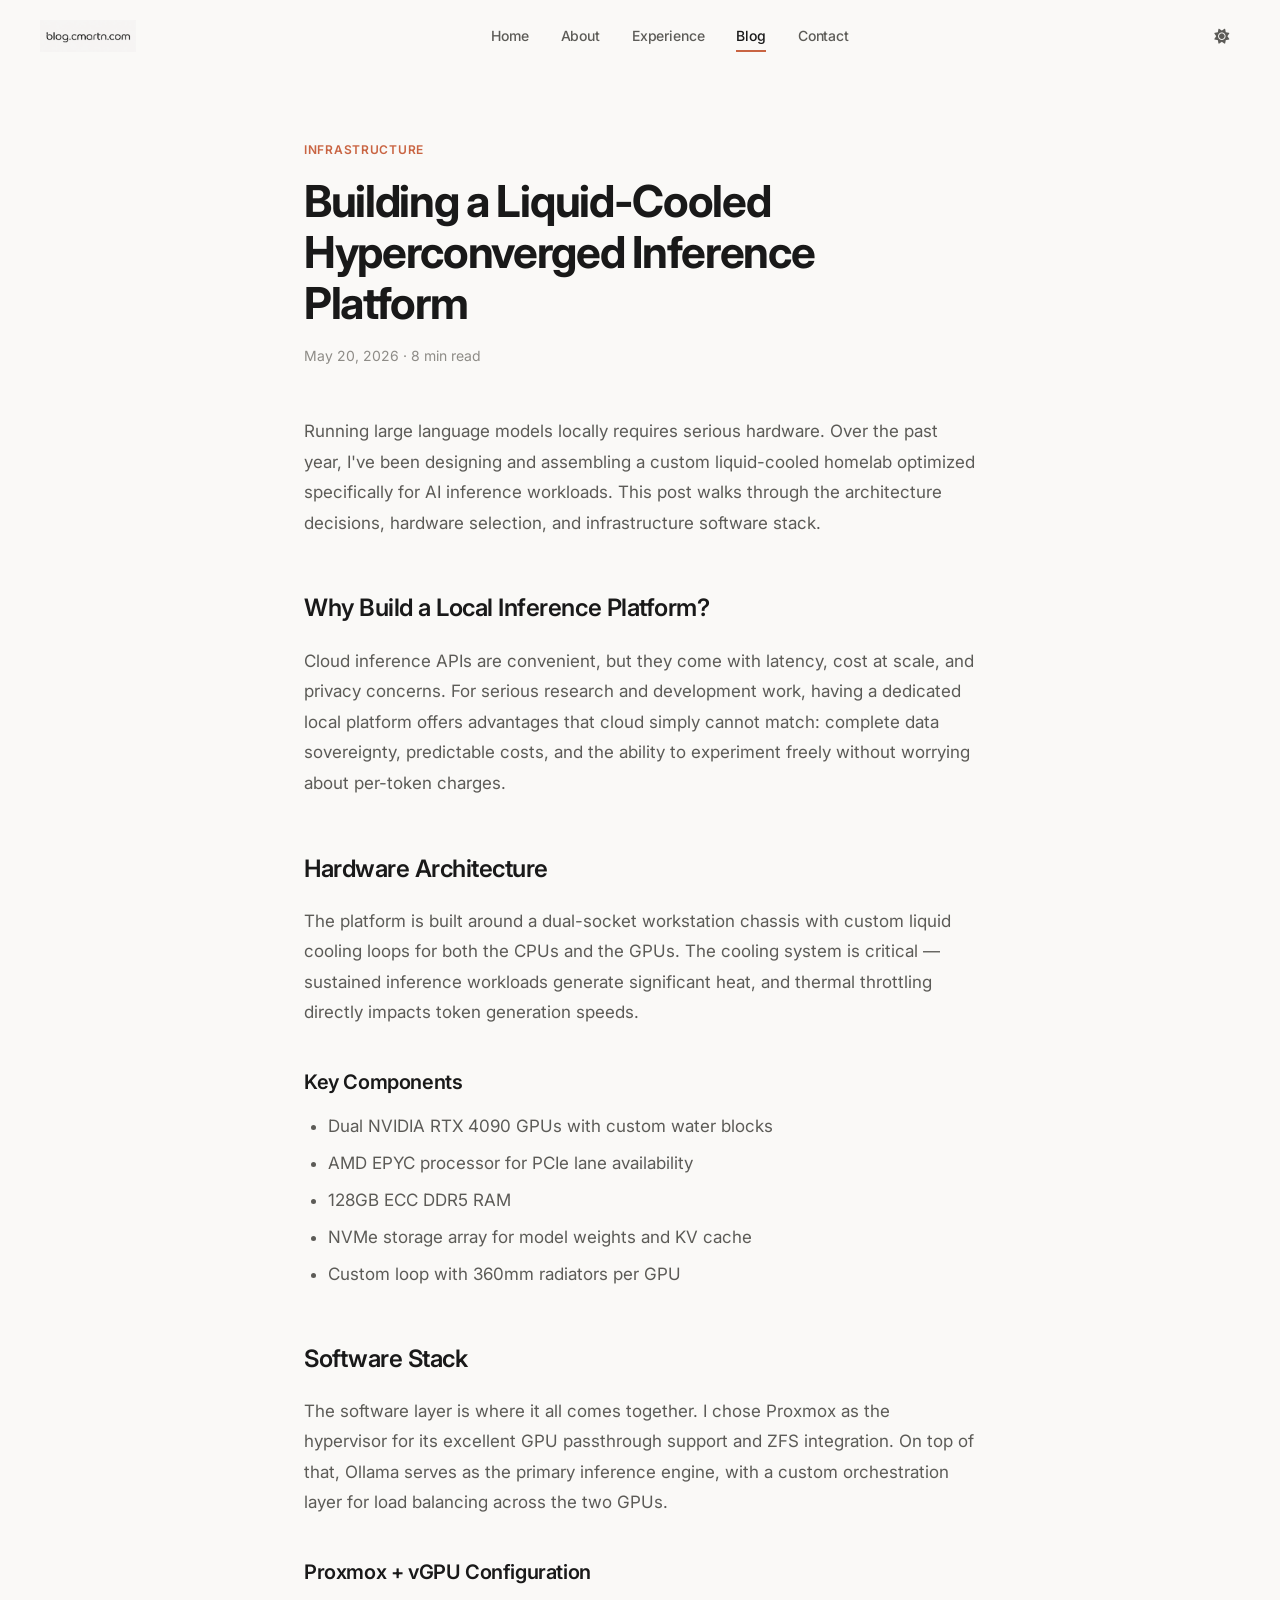
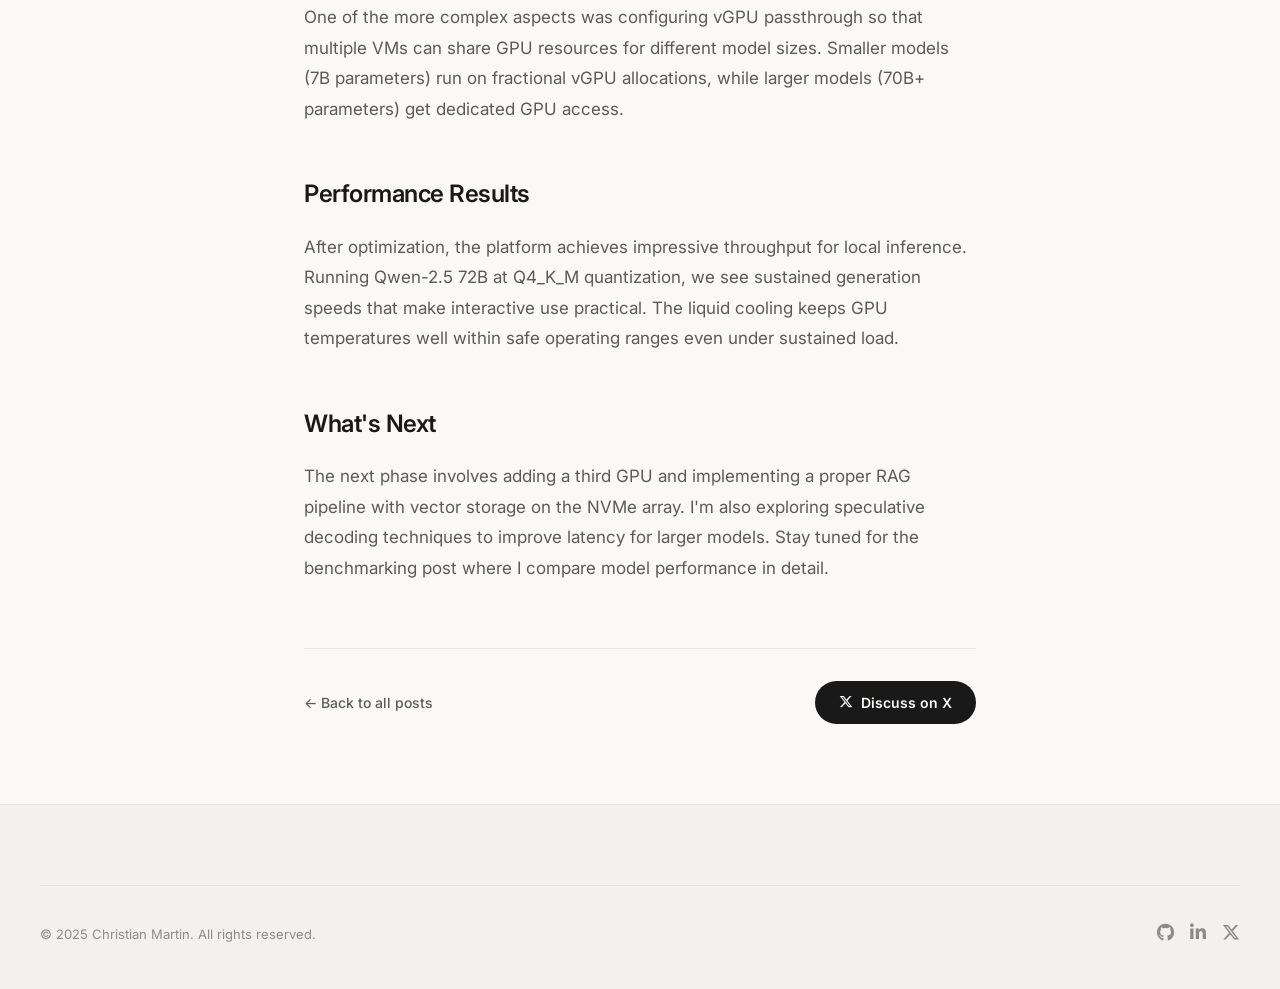
<file: posts/building-inference-platform.html>
<!DOCTYPE html>
<html lang="en" data-theme="light">
<head>
    <meta charset="UTF-8">
    <meta name="viewport" content="width=device-width, initial-scale=1.0">
    <title>Building a Liquid-Cooled Hyperconverged Inference Platform — Christian Martin</title>
    <meta name="description" content="A deep dive into designing and assembling a custom liquid-cooled homelab optimized for running local LLMs at scale.">
    <meta property="og:title" content="Building a Liquid-Cooled Hyperconverged Inference Platform">
    <meta property="og:type" content="article">
    <link rel="icon" type="image/png" href="../img/brand-2.png">
    <link rel="preconnect" href="https://fonts.googleapis.com">
    <link rel="preconnect" href="https://fonts.gstatic.com" crossorigin>
    <link href="https://fonts.googleapis.com/css2?family=Inter:wght@400;500;600;700&display=swap" rel="stylesheet">
    <link rel="stylesheet" href="https://cdnjs.cloudflare.com/ajax/libs/font-awesome/6.5.1/css/all.min.css" integrity="sha512-DTOQO9RWCH3ppGqcWaEA1BIZOC6xxalwEsw9c2QQeAIftl+Vegovlnee1c9QX4TctnWMn13TZye+giMm8e2LwA==" crossorigin="anonymous" referrerpolicy="no-referrer">
    <link rel="stylesheet" href="../styles/styles.css">
</head>
<body>
    <nav class="nav scrolled" id="nav">
        <div class="nav-container">
            <a class="nav-logo" href="../blog.html" aria-label="Blog">
                <img class="logo-full" src="../img/brand-4.png" alt="blog.cmartn.com" width="200" height="40">
                <img class="logo-mark" src="../img/brand-2.png" alt="cmartn" width="36" height="36">
            </a>
            <div class="nav-links">
                <a href="../index.html" class="nav-link">Home</a>
                <a href="../index.html#about" class="nav-link">About</a>
                <a href="../index.html#experience" class="nav-link">Experience</a>
                <a href="../blog.html" class="nav-link active">Blog</a>
                <a href="../index.html#contact" class="nav-link">Contact</a>
            </div>
            <div class="nav-actions">
                <button class="theme-toggle" id="themeToggle" type="button" aria-label="Toggle dark mode">
                    <i class="fa-solid fa-sun theme-icon-light"></i>
                    <i class="fa-solid fa-moon theme-icon-dark"></i>
                </button>
            </div>
            <button class="nav-hamburger" id="hamburger" type="button" aria-label="Toggle navigation menu" aria-expanded="false">
                <span></span><span></span><span></span>
            </button>
        </div>
    </nav>

    <div class="mobile-menu" id="mobileMenu">
        <div class="mobile-menu-inner">
            <a href="../index.html" class="mobile-link">Home</a>
            <a href="../blog.html" class="mobile-link">Blog</a>
            <a href="../index.html#contact" class="mobile-link">Contact</a>
        </div>
    </div>

    <article class="post-article">
        <header class="post-header">
            <span class="post-tag">Infrastructure</span>
            <h1 class="post-title">Building a Liquid-Cooled Hyperconverged Inference Platform</h1>
            <div class="post-meta">May 20, 2026 &middot; 8 min read</div>
        </header>

        <div class="post-content">
            <p>
                Running large language models locally requires serious hardware. Over the past
                year, I've been designing and assembling a custom liquid-cooled homelab optimized
                specifically for AI inference workloads. This post walks through the architecture
                decisions, hardware selection, and infrastructure software stack.
            </p>

            <h2>Why Build a Local Inference Platform?</h2>
            <p>
                Cloud inference APIs are convenient, but they come with latency, cost at scale,
                and privacy concerns. For serious research and development work, having a
                dedicated local platform offers advantages that cloud simply cannot match:
                complete data sovereignty, predictable costs, and the ability to experiment
                freely without worrying about per-token charges.
            </p>

            <h2>Hardware Architecture</h2>
            <p>
                The platform is built around a dual-socket workstation chassis with custom
                liquid cooling loops for both the CPUs and the GPUs. The cooling system is
                critical — sustained inference workloads generate significant heat, and thermal
                throttling directly impacts token generation speeds.
            </p>

            <h3>Key Components</h3>
            <ul>
                <li>Dual NVIDIA RTX 4090 GPUs with custom water blocks</li>
                <li>AMD EPYC processor for PCIe lane availability</li>
                <li>128GB ECC DDR5 RAM</li>
                <li>NVMe storage array for model weights and KV cache</li>
                <li>Custom loop with 360mm radiators per GPU</li>
            </ul>

            <h2>Software Stack</h2>
            <p>
                The software layer is where it all comes together. I chose Proxmox as the
                hypervisor for its excellent GPU passthrough support and ZFS integration.
                On top of that, Ollama serves as the primary inference engine, with a custom
                orchestration layer for load balancing across the two GPUs.
            </p>

            <h3>Proxmox + vGPU Configuration</h3>
            <p>
                One of the more complex aspects was configuring vGPU passthrough so that
                multiple VMs can share GPU resources for different model sizes. Smaller models
                (7B parameters) run on fractional vGPU allocations, while larger models
                (70B+ parameters) get dedicated GPU access.
            </p>

            <h2>Performance Results</h2>
            <p>
                After optimization, the platform achieves impressive throughput for local
                inference. Running Qwen-2.5 72B at Q4_K_M quantization, we see sustained
                generation speeds that make interactive use practical. The liquid cooling
                keeps GPU temperatures well within safe operating ranges even under sustained
                load.
            </p>

            <h2>What's Next</h2>
            <p>
                The next phase involves adding a third GPU and implementing a proper RAG
                pipeline with vector storage on the NVMe array. I'm also exploring
                speculative decoding techniques to improve latency for larger models.
                Stay tuned for the benchmarking post where I compare model performance
                in detail.
            </p>
        </div>

        <footer class="post-footer">
            <a href="../blog.html" class="post-back">&larr; Back to all posts</a>
            <a href="https://twitter.com/intent/tweet?text=Building%20a%20Liquid-Cooled%20Hyperconverged%20Inference%20Platform%20by%20%40cmartn_&url=https%3A%2F%2Fcmartn.com%2Fposts%2Fbuilding-inference-platform.html"
               target="_blank" rel="noopener noreferrer" class="discuss-btn">
                <i class="fa-brands fa-x-twitter"></i> Discuss on X
            </a>
        </footer>
    </article>

    <footer class="footer">
        <div class="footer-container">
            <div class="footer-bottom">
                <span>&copy; 2025 Christian Martin. All rights reserved.</span>
                <div class="footer-social">
                    <a href="https://github.com/cmartinio" target="_blank" rel="noopener noreferrer" aria-label="GitHub"><i class="fa-brands fa-github"></i></a>
                    <a href="https://linkedin.com/in/cmartinio" target="_blank" rel="noopener noreferrer" aria-label="LinkedIn"><i class="fa-brands fa-linkedin-in"></i></a>
                    <a href="https://twitter.com/cmartn_" target="_blank" rel="noopener noreferrer" aria-label="X"><i class="fa-brands fa-x-twitter"></i></a>
                </div>
            </div>
        </div>
    </footer>

    <button class="back-to-top" id="backToTop" type="button" aria-label="Back to top">
        <i class="fa-solid fa-arrow-up"></i>
    </button>

    <script src="../app.js"></script>
</body>
</html>
</file>
<file: styles/styles.css>
/* ============================================================
   CMARTN.COM — Design System
   Inspired by Anthropic.com
   Light mode (default) + Gruvbox Dark mode
   ============================================================ */

/* --- Reset --- */
*, *::before, *::after { margin: 0; padding: 0; box-sizing: border-box; }

/* --- Custom Properties: Light Mode (Default) --- */
:root {
    --bg-primary: #faf9f7;
    --bg-secondary: #ffffff;
    --bg-tertiary: #f3f1ed;
    --bg-hero: #faf9f7;
    --text-primary: #191919;
    --text-secondary: #5c5b57;
    --text-tertiary: #8e8c87;
    --border: #e8e5e0;
    --border-light: #f0ede8;
    --accent: #c96442;
    --accent-hover: #a8523a;
    --accent-subtle: rgba(201, 100, 66, 0.08);
    --nav-bg: rgba(250, 249, 247, 0.82);
    --nav-border: rgba(0, 0, 0, 0.06);
    --card-bg: #ffffff;
    --card-shadow: 0 1px 3px rgba(0,0,0,0.04);
    --card-shadow-hover: 0 12px 40px rgba(0,0,0,0.08);
    --tag-bg: #f3f1ed;
    --tag-text: #5c5b57;
    --input-bg: #ffffff;
    --input-border: #e0ddd8;
    --code-bg: #f5f3ef;
    --scrollbar-track: #f3f1ed;
    --scrollbar-thumb: #d0cdc7;
    --transition-fast: 0.15s ease;
    --transition: 0.3s ease;
    --transition-slow: 0.5s ease;
    --max-width: 1200px;
    --section-py: 120px;
    --font-primary: 'Inter', -apple-system, BlinkMacSystemFont, 'Segoe UI', Roboto, sans-serif;
    --font-mono: 'SF Mono', 'Fira Code', 'Consolas', monospace;
    --radius-sm: 6px;
    --radius: 10px;
    --radius-lg: 16px;
    --radius-pill: 999px;
}

/* --- Custom Properties: Gruvbox Dark Mode --- */
[data-theme="dark"] {
    --bg-primary: #282828;
    --bg-secondary: #3c3836;
    --bg-tertiary: #32302f;
    --bg-hero: #1d2021;
    --text-primary: #ebdbb2;
    --text-secondary: #a89984;
    --text-tertiary: #7c6f64;
    --border: #504945;
    --border-light: #3c3836;
    --accent: #d79921;
    --accent-hover: #fabd2f;
    --accent-subtle: rgba(215, 153, 33, 0.1);
    --nav-bg: rgba(29, 32, 33, 0.88);
    --nav-border: rgba(235, 219, 178, 0.08);
    --card-bg: #3c3836;
    --card-shadow: 0 1px 3px rgba(0,0,0,0.3);
    --card-shadow-hover: 0 12px 40px rgba(0,0,0,0.4);
    --tag-bg: #504945;
    --tag-text: #d5c4a1;
    --input-bg: #3c3836;
    --input-border: #504945;
    --code-bg: #32302f;
    --scrollbar-track: #3c3836;
    --scrollbar-thumb: #665c54;
}

/* --- Base --- */
html {
    scroll-behavior: smooth;
    scroll-padding-top: 80px;
    -webkit-text-size-adjust: 100%;
}

body {
    font-family: var(--font-primary);
    font-size: 16px;
    line-height: 1.7;
    color: var(--text-primary);
    background-color: var(--bg-primary);
    transition: background-color var(--transition), color var(--transition);
    overflow-x: hidden;
    -webkit-font-smoothing: antialiased;
    -moz-osx-font-smoothing: grayscale;
}

::selection { background: var(--accent); color: #fff; }
::-webkit-scrollbar { width: 8px; }
::-webkit-scrollbar-track { background: var(--scrollbar-track); }
::-webkit-scrollbar-thumb { background: var(--scrollbar-thumb); border-radius: 4px; }

img { max-width: 100%; height: auto; display: block; }
a { color: inherit; text-decoration: none; }
ul, ol { list-style: none; }
button { cursor: pointer; border: none; background: none; font-family: inherit; }
input, textarea { font-family: inherit; font-size: inherit; }

/* --- Scroll Progress Bar --- */
.scroll-progress {
    position: fixed;
    top: 0;
    left: 0;
    height: 2px;
    width: 0%;
    background: var(--accent);
    z-index: 10001;
    transition: none;
}

/* ============================================================
   NAVIGATION
   ============================================================ */
.nav {
    position: fixed;
    top: 0;
    left: 0;
    right: 0;
    z-index: 10000;
    padding: 0 24px;
    transition: background-color var(--transition), box-shadow var(--transition);
}

.nav.scrolled {
    background-color: var(--nav-bg);
    backdrop-filter: blur(20px);
    -webkit-backdrop-filter: blur(20px);
    box-shadow: 0 1px 0 var(--nav-border);
}

.nav-container {
    max-width: var(--max-width);
    margin: 0 auto;
    display: flex;
    align-items: center;
    justify-content: space-between;
    height: 72px;
    transition: height var(--transition);
}

.nav.scrolled .nav-container { height: 60px; }

.nav-logo {
    display: flex;
    align-items: center;
    flex-shrink: 0;
    position: relative;
    height: 40px;
}

.nav-logo .logo-full {
    height: 32px;
    width: auto;
    opacity: 1;
    transition: opacity var(--transition);
}

.nav-logo .logo-mark {
    height: 32px;
    width: auto;
    position: absolute;
    left: 0;
    opacity: 0;
    transition: opacity var(--transition);
}

.nav.scrolled .nav-logo .logo-full { opacity: 0; pointer-events: none; }
.nav.scrolled .nav-logo .logo-mark { opacity: 1; }

.nav-links {
    display: flex;
    align-items: center;
    gap: 32px;
}

.nav-link {
    font-size: 14px;
    font-weight: 500;
    color: var(--text-secondary);
    transition: color var(--transition-fast);
    letter-spacing: -0.01em;
    position: relative;
}

.nav-link::after {
    content: '';
    position: absolute;
    bottom: -4px;
    left: 0;
    width: 0;
    height: 1.5px;
    background: var(--accent);
    transition: width var(--transition);
}

.nav-link:hover,
.nav-link.active { color: var(--text-primary); }

.nav-link.active::after,
.nav-link:hover::after { width: 100%; }

.nav-actions {
    display: flex;
    align-items: center;
    gap: 16px;
}

.theme-toggle {
    width: 36px;
    height: 36px;
    border-radius: var(--radius-pill);
    display: flex;
    align-items: center;
    justify-content: center;
    color: var(--text-secondary);
    transition: color var(--transition-fast), background var(--transition-fast);
    font-size: 15px;
}

.theme-toggle:hover { color: var(--text-primary); background: var(--tag-bg); }

.theme-icon-dark { display: none; }
[data-theme="dark"] .theme-icon-light { display: none; }
[data-theme="dark"] .theme-icon-dark { display: inline; }

.nav-cta {
    font-size: 13px;
    font-weight: 600;
    padding: 8px 20px;
    border-radius: var(--radius-pill);
    background: var(--text-primary);
    color: var(--bg-primary);
    transition: opacity var(--transition-fast);
    letter-spacing: -0.01em;
}

.nav-cta:hover { opacity: 0.85; }

/* Hamburger */
.nav-hamburger {
    display: none;
    flex-direction: column;
    justify-content: center;
    gap: 5px;
    width: 44px;
    height: 44px;
    padding: 10px;
    z-index: 10002;
}

.nav-hamburger span {
    display: block;
    height: 2px;
    width: 100%;
    background: var(--text-primary);
    border-radius: 2px;
    transition: transform var(--transition), opacity var(--transition);
}

.nav-hamburger.open span:nth-child(1) { transform: translateY(7px) rotate(45deg); }
.nav-hamburger.open span:nth-child(2) { opacity: 0; }
.nav-hamburger.open span:nth-child(3) { transform: translateY(-7px) rotate(-45deg); }

/* Mobile Menu */
.mobile-menu {
    position: fixed;
    top: 0; left: 0; right: 0; bottom: 0;
    background: var(--bg-primary);
    z-index: 9999;
    display: flex;
    align-items: center;
    justify-content: center;
    opacity: 0;
    pointer-events: none;
    transition: opacity var(--transition);
}

.mobile-menu.open { opacity: 1; pointer-events: auto; }

.mobile-menu-inner {
    display: flex;
    flex-direction: column;
    align-items: center;
    gap: 24px;
}

.mobile-link {
    font-size: 24px;
    font-weight: 600;
    color: var(--text-primary);
    letter-spacing: -0.02em;
    transition: color var(--transition-fast);
}

.mobile-link:hover { color: var(--accent); }
.mobile-divider { width: 40px; height: 1px; background: var(--border); }

/* ============================================================
   HERO — Split layout with portrait
   ============================================================ */
.hero {
    min-height: 100vh;
    display: flex;
    align-items: center;
    position: relative;
    background: var(--bg-hero);
    padding: 120px 24px 80px;
    transition: background-color var(--transition);
}

.hero-split {
    max-width: var(--max-width);
    margin: 0 auto;
    display: grid;
    grid-template-columns: 1fr 0.85fr;
    gap: 64px;
    align-items: center;
    width: 100%;
}

.hero-content { text-align: left; }

.hero-label {
    font-size: 14px;
    font-weight: 500;
    color: var(--text-tertiary);
    letter-spacing: 0.06em;
    text-transform: uppercase;
    margin-bottom: 20px;
}

.hero-title {
    font-size: clamp(44px, 6vw, 72px);
    font-weight: 700;
    line-height: 1.05;
    letter-spacing: -0.035em;
    color: var(--text-primary);
    margin-bottom: 20px;
}

.hero-subtitle {
    font-size: clamp(16px, 2vw, 19px);
    line-height: 1.6;
    color: var(--text-secondary);
    max-width: 520px;
    margin-bottom: 40px;
}

.hero-stats {
    display: flex;
    gap: 36px;
    margin-bottom: 40px;
    flex-wrap: wrap;
}

.hero-stat { text-align: left; }

.hero-stat-number {
    font-size: 32px;
    font-weight: 700;
    color: var(--text-primary);
    letter-spacing: -0.03em;
    line-height: 1;
}

.hero-stat-plus {
    font-size: 22px;
    font-weight: 600;
    color: var(--accent);
}

.hero-stat-label {
    display: block;
    font-size: 12px;
    color: var(--text-tertiary);
    margin-top: 4px;
    letter-spacing: -0.01em;
}

.hero-actions {
    display: flex;
    gap: 16px;
    flex-wrap: wrap;
}

/* Portrait */
.hero-portrait {
    display: flex;
    align-items: center;
    justify-content: center;
}

.hero-portrait img {
    width: 100%;
    max-width: 420px;
    aspect-ratio: 3/4;
    object-fit: cover;
    border-radius: var(--radius-lg);
    border: 1px solid var(--border);
    box-shadow: var(--card-shadow-hover);
}

/* ============================================================
   BUTTONS
   ============================================================ */
.btn {
    display: inline-flex;
    align-items: center;
    justify-content: center;
    gap: 8px;
    font-size: 15px;
    font-weight: 600;
    padding: 14px 32px;
    border-radius: var(--radius-pill);
    transition: all var(--transition-fast);
    letter-spacing: -0.01em;
    cursor: pointer;
    border: none;
}

.btn-primary {
    background: var(--text-primary);
    color: var(--bg-primary);
}

.btn-primary:hover { opacity: 0.88; transform: translateY(-1px); }

.btn-outline {
    background: transparent;
    color: var(--text-primary);
    box-shadow: inset 0 0 0 1.5px var(--border);
}

.btn-outline:hover { box-shadow: inset 0 0 0 1.5px var(--text-primary); transform: translateY(-1px); }
.btn-full { width: 100%; }

/* ============================================================
   SECTIONS
   ============================================================ */
.section {
    padding: var(--section-py) 24px;
    background: var(--bg-primary);
    transition: background-color var(--transition);
}

.section-alt { background: var(--bg-tertiary); }

.section-container {
    max-width: var(--max-width);
    margin: 0 auto;
}

.section-header { margin-bottom: 64px; }

.section-label {
    display: inline-block;
    font-size: 13px;
    font-weight: 600;
    color: var(--accent);
    letter-spacing: 0.06em;
    text-transform: uppercase;
    margin-bottom: 12px;
}

.section-title {
    font-size: clamp(32px, 5vw, 48px);
    font-weight: 700;
    line-height: 1.1;
    letter-spacing: -0.03em;
    color: var(--text-primary);
}

.section-desc {
    font-size: 17px;
    color: var(--text-secondary);
    max-width: 600px;
    margin-top: 16px;
    line-height: 1.6;
}

/* ============================================================
   LATEST: Articles + X Feed
   ============================================================ */
.latest-grid {
    display: grid;
    grid-template-columns: 1fr 1fr;
    gap: 48px;
    align-items: start;
}

.latest-subheading {
    font-size: 14px;
    font-weight: 600;
    color: var(--text-tertiary);
    text-transform: uppercase;
    letter-spacing: 0.05em;
    margin-bottom: 20px;
}

.latest-articles {
    display: flex;
    flex-direction: column;
    gap: 16px;
}

.article-preview {
    display: block;
    background: var(--card-bg);
    border: 1px solid var(--border);
    border-radius: var(--radius-lg);
    padding: 28px;
    transition: box-shadow var(--transition), transform var(--transition), background-color var(--transition), border-color var(--transition);
}

.article-preview:hover {
    box-shadow: var(--card-shadow-hover);
    transform: translateY(-2px);
}

.article-tag {
    font-size: 11px;
    font-weight: 600;
    color: var(--accent);
    text-transform: uppercase;
    letter-spacing: 0.06em;
    display: block;
    margin-bottom: 8px;
}

.article-title {
    font-size: 17px;
    font-weight: 600;
    line-height: 1.35;
    letter-spacing: -0.02em;
    color: var(--text-primary);
    margin-bottom: 8px;
}

.article-excerpt {
    font-size: 14px;
    line-height: 1.6;
    color: var(--text-secondary);
    margin-bottom: 12px;
}

.article-meta {
    font-size: 12px;
    color: var(--text-tertiary);
}

.view-all-link {
    font-size: 14px;
    font-weight: 600;
    color: var(--accent);
    transition: color var(--transition-fast);
    padding-top: 8px;
}

.view-all-link:hover { color: var(--accent-hover); }

/* X / Twitter Embed */
.latest-social { min-width: 0; }

.x-embed-container {
    background: var(--card-bg);
    border: 1px solid var(--border);
    border-radius: var(--radius-lg);
    padding: 16px;
    min-height: 300px;
    overflow: hidden;
    transition: background-color var(--transition), border-color var(--transition);
}

.x-embed-container iframe {
    border-radius: var(--radius) !important;
}

/* ============================================================
   ABOUT
   ============================================================ */
.about-grid {
    display: grid;
    grid-template-columns: 1fr 1fr;
    gap: 48px;
    margin-bottom: 80px;
}

.about-text p {
    font-size: 17px;
    line-height: 1.75;
    color: var(--text-secondary);
    margin-bottom: 20px;
}

.about-text p:last-child { margin-bottom: 0; }

.focus-card {
    background: var(--card-bg);
    border: 1px solid var(--border);
    border-radius: var(--radius-lg);
    padding: 36px;
    transition: box-shadow var(--transition), background-color var(--transition), border-color var(--transition);
}

.focus-card:hover { box-shadow: var(--card-shadow-hover); }

.focus-card h3 {
    font-size: 18px;
    font-weight: 600;
    letter-spacing: -0.02em;
    margin-bottom: 12px;
    color: var(--text-primary);
}

.focus-card p {
    font-size: 15px;
    line-height: 1.7;
    color: var(--text-secondary);
}

/* Skills */
.skills-heading {
    font-size: 20px;
    font-weight: 600;
    letter-spacing: -0.02em;
    margin-bottom: 32px;
    color: var(--text-primary);
}

.skills-grid {
    display: grid;
    grid-template-columns: repeat(3, 1fr);
    gap: 32px;
}

.skill-group-title {
    font-size: 13px;
    font-weight: 600;
    color: var(--text-tertiary);
    text-transform: uppercase;
    letter-spacing: 0.05em;
    margin-bottom: 12px;
}

.skill-tags {
    display: flex;
    flex-wrap: wrap;
    gap: 8px;
}

.skill-tag {
    font-size: 13px;
    font-weight: 500;
    padding: 6px 14px;
    border-radius: var(--radius-pill);
    background: var(--tag-bg);
    color: var(--tag-text);
    transition: background var(--transition-fast), color var(--transition-fast);
    letter-spacing: -0.01em;
}

.skill-tag:hover {
    background: var(--accent-subtle);
    color: var(--accent);
}

/* Highlighted AI skill group */
.skill-group-highlight {
    border: 1px solid var(--accent-subtle);
    border-radius: var(--radius-lg);
    padding: 20px;
    background: var(--accent-subtle);
}

.skill-tag-accent {
    background: var(--accent);
    color: #fff;
    font-weight: 600;
}

.skill-tag-accent:hover {
    background: var(--accent-hover);
    color: #fff;
}

/* ============================================================
   EXPERIENCE TIMELINE
   ============================================================ */
.timeline {
    display: flex;
    flex-direction: column;
    gap: 24px;
}

.timeline-entry {
    display: grid;
    grid-template-columns: 200px 1fr;
    gap: 32px;
    align-items: start;
}

.timeline-date {
    font-size: 14px;
    font-weight: 500;
    color: var(--text-tertiary);
    padding-top: 28px;
    letter-spacing: -0.01em;
    white-space: nowrap;
}

.timeline-card {
    background: var(--card-bg);
    border: 1px solid var(--border);
    border-radius: var(--radius-lg);
    padding: 32px;
    transition: box-shadow var(--transition), transform var(--transition), background-color var(--transition), border-color var(--transition);
}

.timeline-card:hover {
    box-shadow: var(--card-shadow-hover);
    transform: translateY(-2px);
}

.timeline-role {
    font-size: 20px;
    font-weight: 600;
    letter-spacing: -0.02em;
    color: var(--text-primary);
    margin-bottom: 4px;
}

.timeline-company {
    font-size: 14px;
    font-weight: 500;
    color: var(--text-tertiary);
    margin-bottom: 16px;
}

.timeline-desc {
    font-size: 15px;
    line-height: 1.7;
    color: var(--text-secondary);
    margin-bottom: 16px;
}

.timeline-highlights { margin-bottom: 20px; }

.timeline-highlights li {
    position: relative;
    padding-left: 16px;
    font-size: 14px;
    line-height: 1.65;
    color: var(--text-secondary);
    margin-bottom: 8px;
}

.timeline-highlights li::before {
    content: '';
    position: absolute;
    left: 0;
    top: 9px;
    width: 4px;
    height: 4px;
    border-radius: 50%;
    background: var(--accent);
}

.timeline-tech {
    display: flex;
    flex-wrap: wrap;
    gap: 6px;
}

.timeline-tech span {
    font-size: 12px;
    font-weight: 500;
    padding: 4px 10px;
    border-radius: var(--radius-pill);
    background: var(--tag-bg);
    color: var(--tag-text);
    letter-spacing: -0.01em;
}

/* ============================================================
   CERTIFICATIONS — with badge images
   ============================================================ */
.certs-grid {
    display: grid;
    grid-template-columns: repeat(2, 1fr);
    gap: 16px;
    margin-bottom: 80px;
}

.cert-card {
    background: var(--card-bg);
    border: 1px solid var(--border);
    border-radius: var(--radius-lg);
    padding: 24px 28px;
    display: flex;
    align-items: center;
    gap: 20px;
    transition: box-shadow var(--transition), transform var(--transition), background-color var(--transition), border-color var(--transition);
}

.cert-card:hover {
    box-shadow: var(--card-shadow-hover);
    transform: translateY(-2px);
}

/* Featured cert (CISSP) spans full width */
.cert-card-featured {
    grid-column: 1 / -1;
    padding: 32px 36px;
    border-color: var(--accent);
    background: var(--accent-subtle);
}

.cert-badge-img {
    flex-shrink: 0;
    width: 64px;
    height: 64px;
    display: flex;
    align-items: center;
    justify-content: center;
}

.cert-card-featured .cert-badge-img {
    width: 80px;
    height: 80px;
}

.cert-badge-img img {
    width: 100%;
    height: 100%;
    object-fit: contain;
    border-radius: var(--radius-sm);
}

.cert-badge-placeholder {
    background: var(--tag-bg);
    border-radius: var(--radius);
    font-size: 14px;
    font-weight: 700;
    color: var(--text-tertiary);
    letter-spacing: 0.02em;
}

.cert-info { flex: 1; min-width: 0; }

.cert-issuer {
    font-size: 11px;
    font-weight: 600;
    color: var(--accent);
    text-transform: uppercase;
    letter-spacing: 0.06em;
    display: block;
    margin-bottom: 4px;
}

.cert-name {
    font-size: 16px;
    font-weight: 600;
    line-height: 1.3;
    letter-spacing: -0.02em;
    color: var(--text-primary);
    margin-bottom: 4px;
}

.cert-card-featured .cert-name { font-size: 19px; }

.cert-date {
    font-size: 13px;
    color: var(--text-tertiary);
}

/* Training */
.training-heading {
    font-size: 20px;
    font-weight: 600;
    letter-spacing: -0.02em;
    margin-bottom: 32px;
    color: var(--text-primary);
}

.training-grid {
    display: grid;
    grid-template-columns: repeat(3, 1fr);
    gap: 16px;
}

.training-card {
    background: var(--card-bg);
    border: 1px solid var(--border);
    border-radius: var(--radius-lg);
    padding: 24px 28px;
    transition: box-shadow var(--transition), transform var(--transition), background-color var(--transition), border-color var(--transition);
}

.training-card:hover {
    box-shadow: var(--card-shadow-hover);
    transform: translateY(-2px);
}

.training-org {
    font-size: 11px;
    font-weight: 600;
    color: var(--accent);
    text-transform: uppercase;
    letter-spacing: 0.06em;
    display: block;
    margin-bottom: 8px;
}

.training-card h4 {
    font-size: 15px;
    font-weight: 600;
    letter-spacing: -0.015em;
    color: var(--text-primary);
    margin-bottom: 8px;
    line-height: 1.35;
}

.training-card p {
    font-size: 13px;
    line-height: 1.6;
    color: var(--text-secondary);
    margin-bottom: 12px;
}

.training-date {
    font-size: 12px;
    color: var(--text-tertiary);
}

/* ============================================================
   EDUCATION
   ============================================================ */
.edu-grid {
    display: grid;
    grid-template-columns: repeat(2, 1fr);
    gap: 24px;
}

.edu-card {
    background: var(--card-bg);
    border: 1px solid var(--border);
    border-radius: var(--radius-lg);
    padding: 32px;
    transition: box-shadow var(--transition), background-color var(--transition), border-color var(--transition);
}

.edu-year {
    font-size: 13px;
    font-weight: 600;
    color: var(--accent);
    display: inline-block;
    margin-bottom: 12px;
}

.edu-card h3 {
    font-size: 18px;
    font-weight: 600;
    letter-spacing: -0.02em;
    color: var(--text-primary);
    margin-bottom: 4px;
}

.edu-card h4 {
    font-size: 14px;
    font-weight: 500;
    color: var(--text-tertiary);
    margin-bottom: 12px;
}

.edu-card p {
    font-size: 14px;
    line-height: 1.65;
    color: var(--text-secondary);
}

/* ============================================================
   CONTACT
   ============================================================ */
.contact-grid {
    display: grid;
    grid-template-columns: 1fr 1fr;
    gap: 64px;
}

.contact-info {
    display: flex;
    flex-direction: column;
    gap: 24px;
}

.contact-item {
    display: flex;
    flex-direction: column;
    gap: 2px;
}

.contact-label {
    font-size: 12px;
    font-weight: 600;
    color: var(--text-tertiary);
    text-transform: uppercase;
    letter-spacing: 0.06em;
}

.contact-value {
    font-size: 16px;
    color: var(--text-primary);
}

.contact-link {
    color: var(--text-primary);
    transition: color var(--transition-fast);
}

.contact-link:hover { color: var(--accent); }

.pgp-badge {
    display: inline-block;
    font-size: 11px;
    font-weight: 600;
    padding: 2px 8px;
    border-radius: var(--radius-pill);
    background: var(--accent-subtle);
    color: var(--accent);
    margin-left: 8px;
    letter-spacing: 0.03em;
    transition: background var(--transition-fast);
}

.pgp-badge:hover { background: var(--accent); color: #fff; }

/* Contact Form */
.contact-form {
    display: flex;
    flex-direction: column;
    gap: 20px;
}

.form-row {
    display: grid;
    grid-template-columns: 1fr 1fr;
    gap: 16px;
}

.form-group {
    display: flex;
    flex-direction: column;
    gap: 6px;
}

.form-group label {
    font-size: 13px;
    font-weight: 600;
    color: var(--text-tertiary);
}

.form-group input,
.form-group textarea {
    padding: 12px 16px;
    border: 1px solid var(--input-border);
    border-radius: var(--radius);
    background: var(--input-bg);
    color: var(--text-primary);
    font-size: 15px;
    transition: border-color var(--transition-fast), box-shadow var(--transition-fast), background-color var(--transition);
    outline: none;
}

.form-group input::placeholder,
.form-group textarea::placeholder { color: var(--text-tertiary); }

.form-group input:focus,
.form-group textarea:focus {
    border-color: var(--accent);
    box-shadow: 0 0 0 3px var(--accent-subtle);
}

.form-group textarea { resize: vertical; min-height: 120px; }

/* ============================================================
   FOOTER
   ============================================================ */
.footer {
    background: var(--bg-tertiary);
    padding: 80px 24px 40px;
    border-top: 1px solid var(--border);
    transition: background-color var(--transition), border-color var(--transition);
}

.footer-container { max-width: var(--max-width); margin: 0 auto; }

.footer-grid {
    display: grid;
    grid-template-columns: 2fr 1fr 1fr 1fr;
    gap: 48px;
    margin-bottom: 64px;
}

.footer-logo { height: 28px; width: auto; margin-bottom: 16px; }

.footer-tagline {
    font-size: 14px;
    line-height: 1.65;
    color: var(--text-secondary);
    max-width: 300px;
}

.footer-col {
    display: flex;
    flex-direction: column;
    gap: 10px;
}

.footer-col h4 {
    font-size: 13px;
    font-weight: 600;
    color: var(--text-tertiary);
    text-transform: uppercase;
    letter-spacing: 0.05em;
    margin-bottom: 4px;
}

.footer-col a {
    font-size: 14px;
    color: var(--text-secondary);
    transition: color var(--transition-fast);
}

.footer-col a:hover { color: var(--text-primary); }

.footer-bottom {
    display: flex;
    align-items: center;
    justify-content: space-between;
    padding-top: 32px;
    border-top: 1px solid var(--border);
}

.footer-bottom span {
    font-size: 13px;
    color: var(--text-tertiary);
}

.footer-social {
    display: flex;
    gap: 16px;
}

.footer-social a {
    font-size: 18px;
    color: var(--text-tertiary);
    transition: color var(--transition-fast);
}

.footer-social a:hover { color: var(--text-primary); }

/* ============================================================
   BACK TO TOP
   ============================================================ */
.back-to-top {
    position: fixed;
    bottom: 32px;
    right: 32px;
    width: 44px;
    height: 44px;
    border-radius: var(--radius-pill);
    background: var(--card-bg);
    color: var(--text-primary);
    border: 1px solid var(--border);
    display: flex;
    align-items: center;
    justify-content: center;
    font-size: 16px;
    opacity: 0;
    pointer-events: none;
    transform: translateY(12px);
    transition: opacity var(--transition), transform var(--transition), background var(--transition-fast), border-color var(--transition);
    z-index: 100;
    box-shadow: var(--card-shadow);
}

.back-to-top.visible { opacity: 1; pointer-events: auto; transform: translateY(0); }
.back-to-top:hover { background: var(--text-primary); color: var(--bg-primary); border-color: var(--text-primary); }

/* ============================================================
   BLOG POST STYLES (shared across blog.html & posts/)
   ============================================================ */
.post-article {
    max-width: 720px;
    margin: 0 auto;
    padding: 140px 24px 80px;
}

.post-header { margin-bottom: 48px; }

.post-tag {
    font-size: 12px;
    font-weight: 600;
    color: var(--accent);
    text-transform: uppercase;
    letter-spacing: 0.06em;
    margin-bottom: 16px;
    display: block;
}

.post-title {
    font-size: clamp(32px, 5vw, 44px);
    font-weight: 700;
    line-height: 1.15;
    letter-spacing: -0.03em;
    color: var(--text-primary);
    margin-bottom: 16px;
}

.post-meta {
    font-size: 14px;
    color: var(--text-tertiary);
}

.post-content {
    font-size: 17px;
    line-height: 1.8;
    color: var(--text-secondary);
}

.post-content h2 {
    font-size: 24px;
    font-weight: 600;
    color: var(--text-primary);
    margin: 48px 0 16px;
    letter-spacing: -0.02em;
}

.post-content h3 {
    font-size: 20px;
    font-weight: 600;
    color: var(--text-primary);
    margin: 36px 0 12px;
    letter-spacing: -0.02em;
}

.post-content p { margin-bottom: 20px; }

.post-content ul,
.post-content ol {
    margin-bottom: 20px;
    padding-left: 24px;
}

.post-content li {
    list-style: disc;
    margin-bottom: 8px;
    line-height: 1.7;
}

.post-content ol li { list-style: decimal; }

.post-content code {
    font-family: var(--font-mono);
    font-size: 0.9em;
    background: var(--code-bg);
    padding: 2px 6px;
    border-radius: 4px;
}

.post-content pre {
    background: var(--code-bg);
    border: 1px solid var(--border);
    border-radius: var(--radius);
    padding: 20px;
    overflow-x: auto;
    margin-bottom: 24px;
}

.post-content pre code {
    background: none;
    padding: 0;
}

.post-content blockquote {
    border-left: 3px solid var(--accent);
    padding-left: 20px;
    margin: 24px 0;
    color: var(--text-tertiary);
    font-style: italic;
}

.post-footer {
    margin-top: 64px;
    padding-top: 32px;
    border-top: 1px solid var(--border);
    display: flex;
    align-items: center;
    justify-content: space-between;
    flex-wrap: wrap;
    gap: 16px;
}

.discuss-btn {
    display: inline-flex;
    align-items: center;
    gap: 8px;
    font-size: 14px;
    font-weight: 600;
    padding: 10px 24px;
    border-radius: var(--radius-pill);
    background: var(--text-primary);
    color: var(--bg-primary);
    transition: opacity var(--transition-fast);
}

.discuss-btn:hover { opacity: 0.85; }

.post-back {
    font-size: 14px;
    font-weight: 500;
    color: var(--text-secondary);
    transition: color var(--transition-fast);
}

.post-back:hover { color: var(--accent); }

/* Blog listing page */
.blog-hero {
    padding: 140px 24px 80px;
    background: var(--bg-hero);
    transition: background-color var(--transition);
}

.blog-hero-container { max-width: var(--max-width); margin: 0 auto; }

.blog-hero-label {
    font-size: 13px;
    font-weight: 600;
    color: var(--accent);
    letter-spacing: 0.06em;
    text-transform: uppercase;
    margin-bottom: 12px;
}

.blog-hero-title {
    font-size: clamp(36px, 5vw, 56px);
    font-weight: 700;
    line-height: 1.1;
    letter-spacing: -0.03em;
    color: var(--text-primary);
    margin-bottom: 16px;
}

.blog-hero-desc {
    font-size: 18px;
    line-height: 1.6;
    color: var(--text-secondary);
    max-width: 600px;
}

.blog-grid {
    display: grid;
    grid-template-columns: repeat(2, 1fr);
    gap: 24px;
}

.blog-card {
    background: var(--card-bg);
    border: 1px solid var(--border);
    border-radius: var(--radius-lg);
    padding: 32px;
    transition: box-shadow var(--transition), transform var(--transition), background-color var(--transition), border-color var(--transition);
    display: flex;
    flex-direction: column;
}

.blog-card:hover {
    box-shadow: var(--card-shadow-hover);
    transform: translateY(-2px);
}

.blog-card-tag {
    font-size: 11px;
    font-weight: 600;
    color: var(--accent);
    text-transform: uppercase;
    letter-spacing: 0.06em;
    margin-bottom: 12px;
}

.blog-card-title {
    font-size: 20px;
    font-weight: 600;
    line-height: 1.3;
    letter-spacing: -0.02em;
    color: var(--text-primary);
    margin-bottom: 12px;
}

.blog-card-excerpt {
    font-size: 15px;
    line-height: 1.65;
    color: var(--text-secondary);
    margin-bottom: 20px;
    flex: 1;
}

.blog-card-meta {
    font-size: 13px;
    color: var(--text-tertiary);
    display: flex;
    gap: 16px;
}

.blog-coming-soon {
    text-align: center;
    padding: 80px 24px;
    color: var(--text-tertiary);
    font-size: 15px;
}

/* ============================================================
   REVEAL ANIMATIONS
   ============================================================ */
.reveal {
    opacity: 0;
    transform: translateY(24px);
    transition: opacity 0.6s ease, transform 0.6s ease;
}

.reveal.visible {
    opacity: 1;
    transform: translateY(0);
}

.reveal:nth-child(2) { transition-delay: 0.1s; }
.reveal:nth-child(3) { transition-delay: 0.2s; }
.reveal:nth-child(4) { transition-delay: 0.3s; }

/* ============================================================
   RESPONSIVE — Mobile First Polished
   ============================================================ */
@media (max-width: 1024px) {
    :root { --section-py: 80px; }
    .hero-split { grid-template-columns: 1fr 1fr; gap: 40px; }
    .about-grid { grid-template-columns: 1fr; gap: 32px; }
    .skills-grid { grid-template-columns: repeat(2, 1fr); }
    .certs-grid { grid-template-columns: 1fr; }
    .training-grid { grid-template-columns: repeat(2, 1fr); }
    .latest-grid { grid-template-columns: 1fr; gap: 40px; }
    .footer-grid { grid-template-columns: 2fr 1fr 1fr; }
    .footer-grid .footer-brand { grid-column: 1 / -1; }
    .contact-grid { grid-template-columns: 1fr; gap: 48px; }
    .timeline-entry { grid-template-columns: 1fr; gap: 8px; }
    .timeline-date { padding-top: 0; }
}

@media (max-width: 768px) {
    :root { --section-py: 64px; }

    .nav-links, .nav-actions .nav-cta { display: none; }
    .nav-hamburger { display: flex; }
    .nav-actions { gap: 8px; }

    .hero { padding: 100px 24px 60px; min-height: auto; }
    .hero-split {
        grid-template-columns: 1fr;
        gap: 40px;
        text-align: center;
    }
    .hero-content { order: 2; }
    .hero-portrait { order: 1; justify-content: center; }
    .hero-portrait img { max-width: 260px; aspect-ratio: 1; border-radius: 50%; }
    .hero-stats { justify-content: center; }
    .hero-stat { text-align: center; }
    .hero-actions { justify-content: center; }
    .hero-subtitle { margin-left: auto; margin-right: auto; }

    .skills-grid { grid-template-columns: 1fr; gap: 24px; }
    .edu-grid { grid-template-columns: 1fr; }
    .training-grid { grid-template-columns: 1fr; }
    .form-row { grid-template-columns: 1fr; }
    .blog-grid { grid-template-columns: 1fr; }

    .cert-card { flex-direction: row; gap: 16px; padding: 20px; }
    .cert-badge-img { width: 48px; height: 48px; }
    .cert-card-featured .cert-badge-img { width: 56px; height: 56px; }
    .cert-card-featured { padding: 24px; }
    .cert-name { font-size: 14px; }
    .cert-card-featured .cert-name { font-size: 16px; }

    .footer-grid { grid-template-columns: 1fr 1fr; gap: 32px; }
    .footer-bottom { flex-direction: column; gap: 16px; text-align: center; }
    .section-header { margin-bottom: 40px; }
}

@media (max-width: 480px) {
    .hero-title { font-size: 36px; }
    .hero-stats { flex-direction: column; gap: 16px; }
    .hero-actions { flex-direction: column; width: 100%; }
    .hero-actions .btn { width: 100%; }
    .hero-portrait img { max-width: 200px; }
    .footer-grid { grid-template-columns: 1fr; }
    .timeline-card { padding: 20px; }
    .skill-group-highlight { padding: 16px; }

    .cert-card {
        flex-direction: column;
        text-align: center;
        gap: 12px;
    }
    .cert-badge-img { width: 56px; height: 56px; }
}

/* ============================================================
   PRINT
   ============================================================ */
@media print {
    .nav, .scroll-progress, .back-to-top, .theme-toggle,
    .mobile-menu, .contact-form-wrap, .x-embed-container { display: none !important; }
    .section, .section-alt { background: #fff !important; }
    .reveal { opacity: 1 !important; transform: none !important; }
    body { color: #000; font-size: 12pt; }
}
</file>
